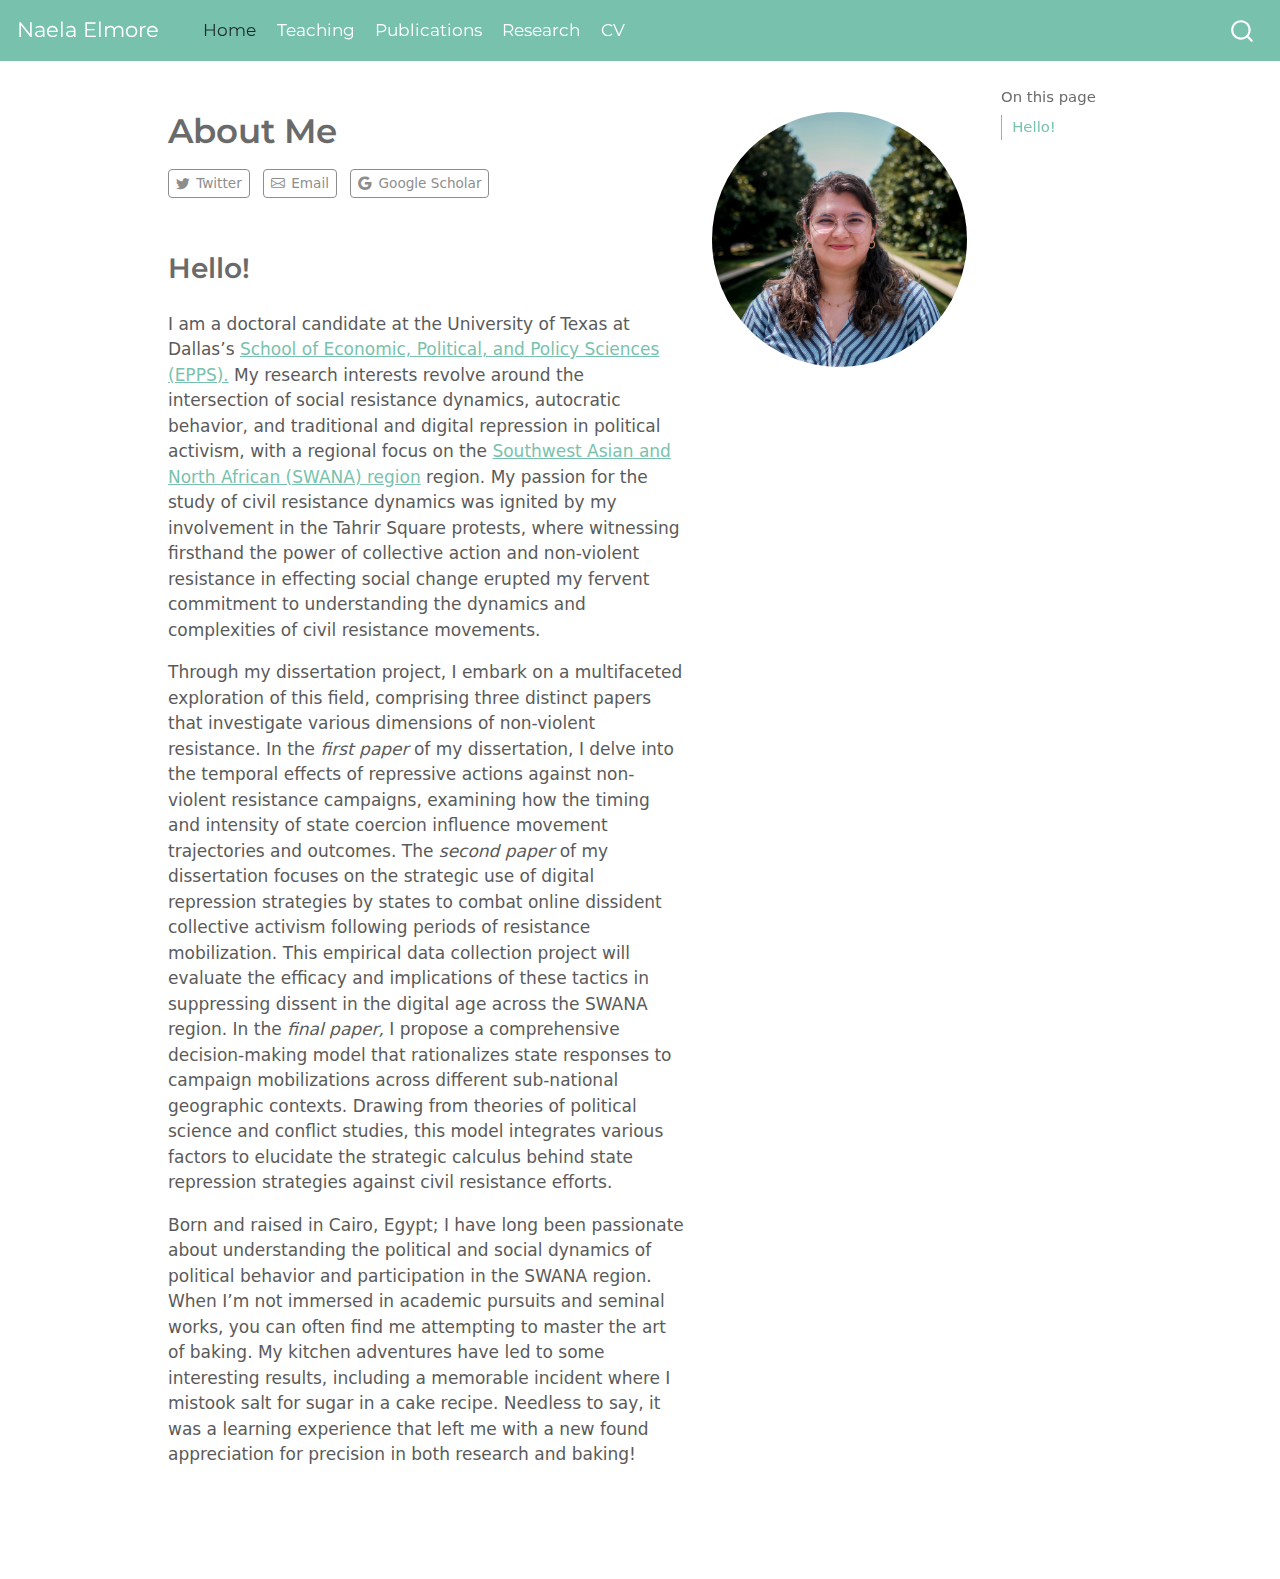
<file: index.html>
<!DOCTYPE html>
<html xmlns="http://www.w3.org/1999/xhtml" lang="en" xml:lang="en"><head>

<meta charset="utf-8">
<meta name="generator" content="quarto-1.3.353">

<meta name="viewport" content="width=device-width, initial-scale=1.0, user-scalable=yes">


<title>Naela Elmore - About Me</title>
<style>
code{white-space: pre-wrap;}
span.smallcaps{font-variant: small-caps;}
div.columns{display: flex; gap: min(4vw, 1.5em);}
div.column{flex: auto; overflow-x: auto;}
div.hanging-indent{margin-left: 1.5em; text-indent: -1.5em;}
ul.task-list{list-style: none;}
ul.task-list li input[type="checkbox"] {
  width: 0.8em;
  margin: 0 0.8em 0.2em -1em; /* quarto-specific, see https://github.com/quarto-dev/quarto-cli/issues/4556 */ 
  vertical-align: middle;
}
</style>


<script src="site_libs/quarto-nav/quarto-nav.js"></script>
<script src="site_libs/quarto-nav/headroom.min.js"></script>
<script src="site_libs/clipboard/clipboard.min.js"></script>
<script src="site_libs/quarto-search/autocomplete.umd.js"></script>
<script src="site_libs/quarto-search/fuse.min.js"></script>
<script src="site_libs/quarto-search/quarto-search.js"></script>
<meta name="quarto:offset" content="./">
<script src="site_libs/quarto-html/quarto.js"></script>
<script src="site_libs/quarto-html/popper.min.js"></script>
<script src="site_libs/quarto-html/tippy.umd.min.js"></script>
<link href="site_libs/quarto-html/tippy.css" rel="stylesheet">
<link href="site_libs/quarto-html/quarto-syntax-highlighting.css" rel="stylesheet" id="quarto-text-highlighting-styles">
<script src="site_libs/bootstrap/bootstrap.min.js"></script>
<link href="site_libs/bootstrap/bootstrap-icons.css" rel="stylesheet">
<link href="site_libs/bootstrap/bootstrap.min.css" rel="stylesheet" id="quarto-bootstrap" data-mode="light">
<script id="quarto-search-options" type="application/json">{
  "location": "navbar",
  "copy-button": false,
  "collapse-after": 3,
  "panel-placement": "end",
  "type": "overlay",
  "limit": 20,
  "language": {
    "search-no-results-text": "No results",
    "search-matching-documents-text": "matching documents",
    "search-copy-link-title": "Copy link to search",
    "search-hide-matches-text": "Hide additional matches",
    "search-more-match-text": "more match in this document",
    "search-more-matches-text": "more matches in this document",
    "search-clear-button-title": "Clear",
    "search-detached-cancel-button-title": "Cancel",
    "search-submit-button-title": "Submit"
  }
}</script>


<link rel="stylesheet" href="styles.css">
</head>

<body class="nav-fixed">

<div id="quarto-search-results"></div>
  <header id="quarto-header" class="headroom fixed-top">
    <nav class="navbar navbar-expand-lg navbar-dark ">
      <div class="navbar-container container-fluid">
      <div class="navbar-brand-container">
    <a class="navbar-brand" href="./index.html">
    <span class="navbar-title">Naela Elmore</span>
    </a>
  </div>
            <div id="quarto-search" class="" title="Search"></div>
          <button class="navbar-toggler" type="button" data-bs-toggle="collapse" data-bs-target="#navbarCollapse" aria-controls="navbarCollapse" aria-expanded="false" aria-label="Toggle navigation" onclick="if (window.quartoToggleHeadroom) { window.quartoToggleHeadroom(); }">
  <span class="navbar-toggler-icon"></span>
</button>
          <div class="collapse navbar-collapse" id="navbarCollapse">
            <ul class="navbar-nav navbar-nav-scroll me-auto">
  <li class="nav-item">
    <a class="nav-link active" href="./index.html" rel="" target="" aria-current="page">
 <span class="menu-text">Home</span></a>
  </li>  
  <li class="nav-item">
    <a class="nav-link" href="./teaching.html" rel="" target="">
 <span class="menu-text">Teaching</span></a>
  </li>  
  <li class="nav-item">
    <a class="nav-link" href="./publications.html" rel="" target="">
 <span class="menu-text">Publications</span></a>
  </li>  
  <li class="nav-item">
    <a class="nav-link" href="./research.html" rel="" target="">
 <span class="menu-text">Research</span></a>
  </li>  
  <li class="nav-item">
    <a class="nav-link" href="./CV.pdf" rel="" target="">
 <span class="menu-text">CV</span></a>
  </li>  
</ul>
            <div class="quarto-navbar-tools ms-auto">
</div>
          </div> <!-- /navcollapse -->
      </div> <!-- /container-fluid -->
    </nav>
</header>
<!-- content -->
<div id="quarto-content" class="quarto-container page-columns page-rows-contents page-layout-article page-navbar">
<!-- sidebar -->
<!-- margin-sidebar -->
    <div id="quarto-margin-sidebar" class="sidebar margin-sidebar">
        <nav id="TOC" role="doc-toc" class="toc-active">
    <h2 id="toc-title">On this page</h2>
  <ul>
  <li><a href="#hello" id="toc-hello" class="nav-link active" data-scroll-target="#hello">Hello!</a></li>
  </ul>
</nav>
    </div>
<!-- main -->
<div class="quarto-about-solana column-body">
  <div class="about-entity">
    <div class="entity-contents">
      <header id="title-block-header" class="quarto-title-block default">
<div class="quarto-title">
<h1 class="title">About Me</h1>
</div>
<div class="quarto-title-meta">
  </div>
</header> <div class="about-links">
  <a href="https://twitter.com/Naelaelmore" class="about-link" rel="" target="">
    <i class="bi bi-twitter"></i>
     <span class="about-link-text">Twitter</span>
  </a>
  <a href="mailto:naela.elmore@utdallas.edu" class="about-link" rel="" target="">
    <i class="bi bi-envelope"></i>
     <span class="about-link-text">Email</span>
  </a>
  <a href="https://scholar.google.com/citations?user=X4_57FcAAAAJ&amp;hl=en" class="about-link" rel="" target="">
    <i class="bi bi-google"></i>
     <span class="about-link-text">Google Scholar</span>
  </a>
</div>
      <div class="about-contents"><main class="content" id="quarto-document-content">

<section id="hello" class="level2">
<h2 data-anchor-id="hello">Hello!</h2>
<p>I am a doctoral candidate at the University of Texas at Dallas’s <a href="https://epps.utdallas.edu/">School of Economic, Political, and Policy Sciences (EPPS).</a> My research interests revolve around the intersection of social resistance dynamics, autocratic behavior, and traditional and digital repression in political activism, with a regional focus on the <a href="https://aapirc.ucsc.edu/swana/what-is-swana.html">Southwest Asian and North African (SWANA) region</a> region. My passion for the study of civil resistance dynamics was ignited by my involvement in the Tahrir Square protests, where witnessing firsthand the power of collective action and non-violent resistance in effecting social change erupted my fervent commitment to understanding the dynamics and complexities of civil resistance movements.</p>
<p>Through my dissertation project, I embark on a multifaceted exploration of this field, comprising three distinct papers that investigate various dimensions of non-violent resistance. In the <em>first paper</em> of my dissertation, I delve into the temporal effects of repressive actions against non-violent resistance campaigns, examining how the timing and intensity of state coercion influence movement trajectories and outcomes. The <em>second paper</em> of my dissertation focuses on the strategic use of digital repression strategies by states to combat online dissident collective activism following periods of resistance mobilization. This empirical data collection project will evaluate the efficacy and implications of these tactics in suppressing dissent in the digital age across the SWANA region. In the <em>final paper,</em> I propose a comprehensive decision-making model that rationalizes state responses to campaign mobilizations across different sub-national geographic contexts. Drawing from theories of political science and conflict studies, this model integrates various factors to elucidate the strategic calculus behind state repression strategies against civil resistance efforts.</p>
<p>Born and raised in Cairo, Egypt; I have long been passionate about understanding the political and social dynamics of political behavior and participation in the SWANA region. When I’m not immersed in academic pursuits and seminal works, you can often find me attempting to master the art of baking. My kitchen adventures have led to some interesting results, including a memorable incident where I mistook salt for sugar in a cake recipe. Needless to say, it was a learning experience that left me with a new found appreciation for precision in both research and baking!</p>


</section>
</main></div>
    </div>
    <img src="profile.jpg" class="about-image
  round " style="height: 15em; width: 15em;">
  </div>
</div>
 <!-- /main -->
<script id="quarto-html-after-body" type="application/javascript">
window.document.addEventListener("DOMContentLoaded", function (event) {
  const toggleBodyColorMode = (bsSheetEl) => {
    const mode = bsSheetEl.getAttribute("data-mode");
    const bodyEl = window.document.querySelector("body");
    if (mode === "dark") {
      bodyEl.classList.add("quarto-dark");
      bodyEl.classList.remove("quarto-light");
    } else {
      bodyEl.classList.add("quarto-light");
      bodyEl.classList.remove("quarto-dark");
    }
  }
  const toggleBodyColorPrimary = () => {
    const bsSheetEl = window.document.querySelector("link#quarto-bootstrap");
    if (bsSheetEl) {
      toggleBodyColorMode(bsSheetEl);
    }
  }
  toggleBodyColorPrimary();  
  const isCodeAnnotation = (el) => {
    for (const clz of el.classList) {
      if (clz.startsWith('code-annotation-')) {                     
        return true;
      }
    }
    return false;
  }
  const clipboard = new window.ClipboardJS('.code-copy-button', {
    text: function(trigger) {
      const codeEl = trigger.previousElementSibling.cloneNode(true);
      for (const childEl of codeEl.children) {
        if (isCodeAnnotation(childEl)) {
          childEl.remove();
        }
      }
      return codeEl.innerText;
    }
  });
  clipboard.on('success', function(e) {
    // button target
    const button = e.trigger;
    // don't keep focus
    button.blur();
    // flash "checked"
    button.classList.add('code-copy-button-checked');
    var currentTitle = button.getAttribute("title");
    button.setAttribute("title", "Copied!");
    let tooltip;
    if (window.bootstrap) {
      button.setAttribute("data-bs-toggle", "tooltip");
      button.setAttribute("data-bs-placement", "left");
      button.setAttribute("data-bs-title", "Copied!");
      tooltip = new bootstrap.Tooltip(button, 
        { trigger: "manual", 
          customClass: "code-copy-button-tooltip",
          offset: [0, -8]});
      tooltip.show();    
    }
    setTimeout(function() {
      if (tooltip) {
        tooltip.hide();
        button.removeAttribute("data-bs-title");
        button.removeAttribute("data-bs-toggle");
        button.removeAttribute("data-bs-placement");
      }
      button.setAttribute("title", currentTitle);
      button.classList.remove('code-copy-button-checked');
    }, 1000);
    // clear code selection
    e.clearSelection();
  });
  function tippyHover(el, contentFn) {
    const config = {
      allowHTML: true,
      content: contentFn,
      maxWidth: 500,
      delay: 100,
      arrow: false,
      appendTo: function(el) {
          return el.parentElement;
      },
      interactive: true,
      interactiveBorder: 10,
      theme: 'quarto',
      placement: 'bottom-start'
    };
    window.tippy(el, config); 
  }
  const noterefs = window.document.querySelectorAll('a[role="doc-noteref"]');
  for (var i=0; i<noterefs.length; i++) {
    const ref = noterefs[i];
    tippyHover(ref, function() {
      // use id or data attribute instead here
      let href = ref.getAttribute('data-footnote-href') || ref.getAttribute('href');
      try { href = new URL(href).hash; } catch {}
      const id = href.replace(/^#\/?/, "");
      const note = window.document.getElementById(id);
      return note.innerHTML;
    });
  }
      let selectedAnnoteEl;
      const selectorForAnnotation = ( cell, annotation) => {
        let cellAttr = 'data-code-cell="' + cell + '"';
        let lineAttr = 'data-code-annotation="' +  annotation + '"';
        const selector = 'span[' + cellAttr + '][' + lineAttr + ']';
        return selector;
      }
      const selectCodeLines = (annoteEl) => {
        const doc = window.document;
        const targetCell = annoteEl.getAttribute("data-target-cell");
        const targetAnnotation = annoteEl.getAttribute("data-target-annotation");
        const annoteSpan = window.document.querySelector(selectorForAnnotation(targetCell, targetAnnotation));
        const lines = annoteSpan.getAttribute("data-code-lines").split(",");
        const lineIds = lines.map((line) => {
          return targetCell + "-" + line;
        })
        let top = null;
        let height = null;
        let parent = null;
        if (lineIds.length > 0) {
            //compute the position of the single el (top and bottom and make a div)
            const el = window.document.getElementById(lineIds[0]);
            top = el.offsetTop;
            height = el.offsetHeight;
            parent = el.parentElement.parentElement;
          if (lineIds.length > 1) {
            const lastEl = window.document.getElementById(lineIds[lineIds.length - 1]);
            const bottom = lastEl.offsetTop + lastEl.offsetHeight;
            height = bottom - top;
          }
          if (top !== null && height !== null && parent !== null) {
            // cook up a div (if necessary) and position it 
            let div = window.document.getElementById("code-annotation-line-highlight");
            if (div === null) {
              div = window.document.createElement("div");
              div.setAttribute("id", "code-annotation-line-highlight");
              div.style.position = 'absolute';
              parent.appendChild(div);
            }
            div.style.top = top - 2 + "px";
            div.style.height = height + 4 + "px";
            let gutterDiv = window.document.getElementById("code-annotation-line-highlight-gutter");
            if (gutterDiv === null) {
              gutterDiv = window.document.createElement("div");
              gutterDiv.setAttribute("id", "code-annotation-line-highlight-gutter");
              gutterDiv.style.position = 'absolute';
              const codeCell = window.document.getElementById(targetCell);
              const gutter = codeCell.querySelector('.code-annotation-gutter');
              gutter.appendChild(gutterDiv);
            }
            gutterDiv.style.top = top - 2 + "px";
            gutterDiv.style.height = height + 4 + "px";
          }
          selectedAnnoteEl = annoteEl;
        }
      };
      const unselectCodeLines = () => {
        const elementsIds = ["code-annotation-line-highlight", "code-annotation-line-highlight-gutter"];
        elementsIds.forEach((elId) => {
          const div = window.document.getElementById(elId);
          if (div) {
            div.remove();
          }
        });
        selectedAnnoteEl = undefined;
      };
      // Attach click handler to the DT
      const annoteDls = window.document.querySelectorAll('dt[data-target-cell]');
      for (const annoteDlNode of annoteDls) {
        annoteDlNode.addEventListener('click', (event) => {
          const clickedEl = event.target;
          if (clickedEl !== selectedAnnoteEl) {
            unselectCodeLines();
            const activeEl = window.document.querySelector('dt[data-target-cell].code-annotation-active');
            if (activeEl) {
              activeEl.classList.remove('code-annotation-active');
            }
            selectCodeLines(clickedEl);
            clickedEl.classList.add('code-annotation-active');
          } else {
            // Unselect the line
            unselectCodeLines();
            clickedEl.classList.remove('code-annotation-active');
          }
        });
      }
  const findCites = (el) => {
    const parentEl = el.parentElement;
    if (parentEl) {
      const cites = parentEl.dataset.cites;
      if (cites) {
        return {
          el,
          cites: cites.split(' ')
        };
      } else {
        return findCites(el.parentElement)
      }
    } else {
      return undefined;
    }
  };
  var bibliorefs = window.document.querySelectorAll('a[role="doc-biblioref"]');
  for (var i=0; i<bibliorefs.length; i++) {
    const ref = bibliorefs[i];
    const citeInfo = findCites(ref);
    if (citeInfo) {
      tippyHover(citeInfo.el, function() {
        var popup = window.document.createElement('div');
        citeInfo.cites.forEach(function(cite) {
          var citeDiv = window.document.createElement('div');
          citeDiv.classList.add('hanging-indent');
          citeDiv.classList.add('csl-entry');
          var biblioDiv = window.document.getElementById('ref-' + cite);
          if (biblioDiv) {
            citeDiv.innerHTML = biblioDiv.innerHTML;
          }
          popup.appendChild(citeDiv);
        });
        return popup.innerHTML;
      });
    }
  }
});
</script>
</div> <!-- /content -->



</body></html>
</file>
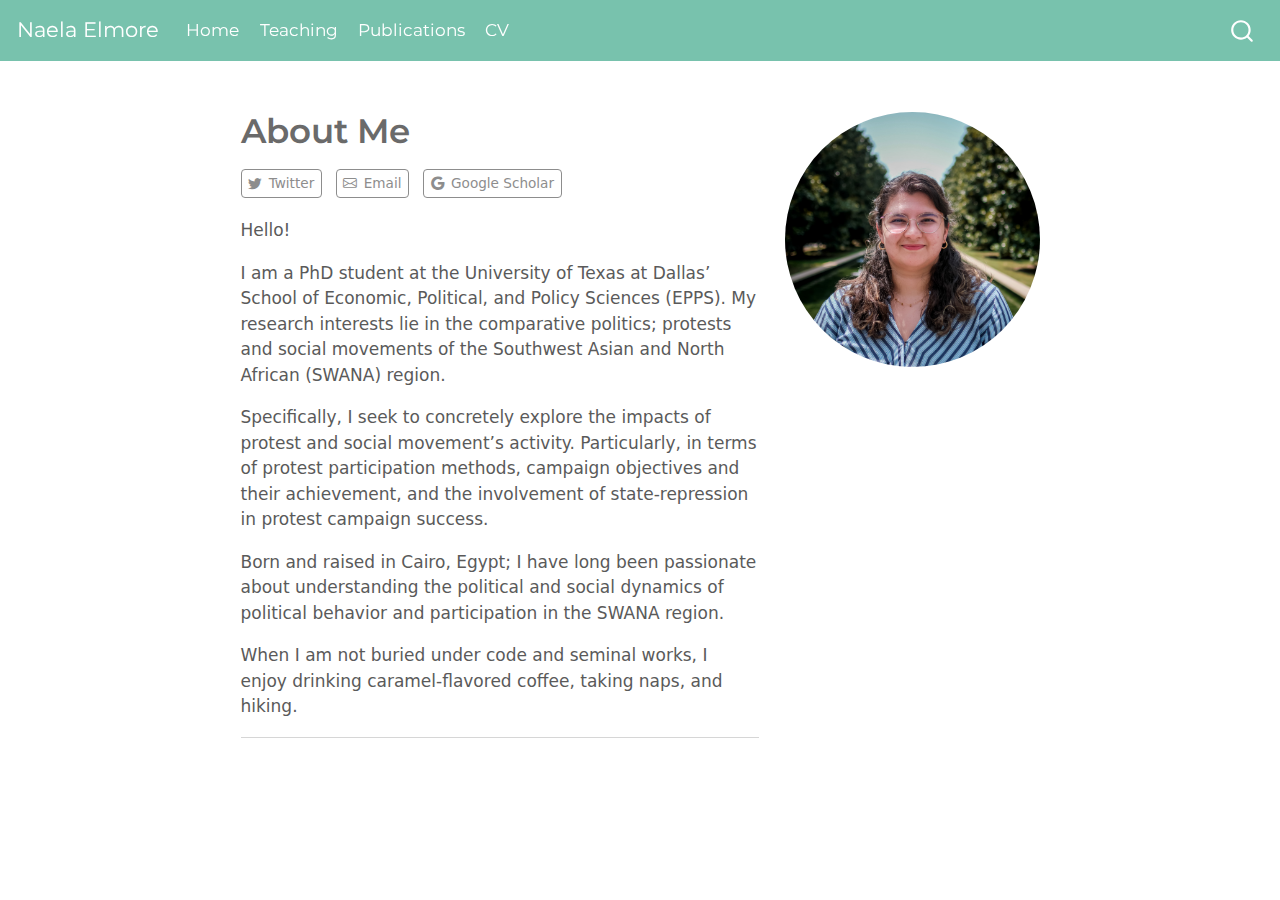
<file: about.html>
<!DOCTYPE html>
<html xmlns="http://www.w3.org/1999/xhtml" lang="en" xml:lang="en"><head>

<meta charset="utf-8">
<meta name="generator" content="quarto-1.0.36">

<meta name="viewport" content="width=device-width, initial-scale=1.0, user-scalable=yes">


<title>Naela Elmore - About Me</title>
<style>
code{white-space: pre-wrap;}
span.smallcaps{font-variant: small-caps;}
span.underline{text-decoration: underline;}
div.column{display: inline-block; vertical-align: top; width: 50%;}
div.hanging-indent{margin-left: 1.5em; text-indent: -1.5em;}
ul.task-list{list-style: none;}
</style>


<script src="site_libs/quarto-nav/quarto-nav.js"></script>
<script src="site_libs/quarto-nav/headroom.min.js"></script>
<script src="site_libs/clipboard/clipboard.min.js"></script>
<script src="site_libs/quarto-search/autocomplete.umd.js"></script>
<script src="site_libs/quarto-search/fuse.min.js"></script>
<script src="site_libs/quarto-search/quarto-search.js"></script>
<meta name="quarto:offset" content="./">
<script src="site_libs/quarto-html/quarto.js"></script>
<script src="site_libs/quarto-html/popper.min.js"></script>
<script src="site_libs/quarto-html/tippy.umd.min.js"></script>
<link href="site_libs/quarto-html/tippy.css" rel="stylesheet">
<link href="site_libs/quarto-html/quarto-syntax-highlighting.css" rel="stylesheet" id="quarto-text-highlighting-styles">
<script src="site_libs/bootstrap/bootstrap.min.js"></script>
<link href="site_libs/bootstrap/bootstrap-icons.css" rel="stylesheet">
<link href="site_libs/bootstrap/bootstrap.min.css" rel="stylesheet" id="quarto-bootstrap" data-mode="light">
<script id="quarto-search-options" type="application/json">{
  "location": "navbar",
  "copy-button": false,
  "collapse-after": 3,
  "panel-placement": "end",
  "type": "overlay",
  "limit": 20,
  "language": {
    "search-no-results-text": "No results",
    "search-matching-documents-text": "matching documents",
    "search-copy-link-title": "Copy link to search",
    "search-hide-matches-text": "Hide additional matches",
    "search-more-match-text": "more match in this document",
    "search-more-matches-text": "more matches in this document",
    "search-clear-button-title": "Clear",
    "search-detached-cancel-button-title": "Cancel",
    "search-submit-button-title": "Submit"
  }
}</script>


<link rel="stylesheet" href="styles.css">
</head>

<body class="nav-fixed fullcontent">

<div id="quarto-search-results"></div>
  <header id="quarto-header" class="headroom fixed-top">
    <nav class="navbar navbar-expand-lg navbar-dark ">
      <div class="navbar-container container-fluid">
      <a class="navbar-brand" href="./index.html">
    <span class="navbar-title">Naela Elmore</span>
  </a>
          <button class="navbar-toggler" type="button" data-bs-toggle="collapse" data-bs-target="#navbarCollapse" aria-controls="navbarCollapse" aria-expanded="false" aria-label="Toggle navigation" onclick="if (window.quartoToggleHeadroom) { window.quartoToggleHeadroom(); }">
  <span class="navbar-toggler-icon"></span>
</button>
          <div class="collapse navbar-collapse" id="navbarCollapse">
            <ul class="navbar-nav navbar-nav-scroll me-auto">
  <li class="nav-item">
    <a class="nav-link" href="./index.html">Home</a>
  </li>  
  <li class="nav-item">
    <a class="nav-link" href="./teaching.html">Teaching</a>
  </li>  
  <li class="nav-item">
    <a class="nav-link" href="./publications.html">Publications</a>
  </li>  
  <li class="nav-item">
    <a class="nav-link" href="./cv.pdf">CV</a>
  </li>  
</ul>
              <div id="quarto-search" class="" title="Search"></div>
          </div> <!-- /navcollapse -->
      </div> <!-- /container-fluid -->
    </nav>
</header>
<!-- content -->
<div id="quarto-content" class="quarto-container page-columns page-rows-contents page-layout-article page-navbar">
<!-- sidebar -->
<!-- margin-sidebar -->
    
<!-- main -->
<div class="quarto-about-solana column-body">
  <div class="about-entity">
    <div class="entity-contents">
      <header id="title-block-header" class="quarto-title-block default">
<div class="quarto-title">
<h1 class="title">About Me</h1>
</div>
<div class="quarto-title-meta">
  </div>
</header> <div class="about-links">
  <a href="https://twitter.com/Naelaelmore" class="about-link">
    <i class="bi bi-twitter"></i>
     <span class="about-link-text">Twitter</span>
  </a>
  <a href="mailto:naela.elmore@utdallas.edu" class="about-link">
    <i class="bi bi-envelope"></i>
     <span class="about-link-text">Email</span>
  </a>
  <a href="https://scholar.google.com/citations?user=X4_57FcAAAAJ&amp;hl=en" class="about-link">
    <i class="bi bi-google"></i>
     <span class="about-link-text">Google Scholar</span>
  </a>
</div>
      <div class="about-contents"><main class="content" id="quarto-document-content">
<p>Hello!</p>
<p>I am a PhD student at the University of Texas at Dallas’ School of Economic, Political, and Policy Sciences (EPPS). My research interests lie in the comparative politics; protests and social movements of the Southwest Asian and North African (SWANA) region.</p>
<p>Specifically, I seek to concretely explore the impacts of protest and social movement’s activity. Particularly, in terms of protest participation methods, campaign objectives and their achievement, and the involvement of state-repression in protest campaign success.</p>
<p>Born and raised in Cairo, Egypt; I have long been passionate about understanding the political and social dynamics of political behavior and participation in the SWANA region.</p>
<p>When I am not buried under code and seminal works, I enjoy drinking caramel-flavored coffee, taking naps, and hiking.</p>
<hr>


</main></div>
    </div>
    <img src="profile.jpg" class="about-image
  round " style="height: 15em; width: 15em;">
  </div>
</div>
 <!-- /main -->
<script id="quarto-html-after-body" type="application/javascript">
window.document.addEventListener("DOMContentLoaded", function (event) {
  const toggleBodyColorMode = (bsSheetEl) => {
    const mode = bsSheetEl.getAttribute("data-mode");
    const bodyEl = window.document.querySelector("body");
    if (mode === "dark") {
      bodyEl.classList.add("quarto-dark");
      bodyEl.classList.remove("quarto-light");
    } else {
      bodyEl.classList.add("quarto-light");
      bodyEl.classList.remove("quarto-dark");
    }
  }
  const toggleBodyColorPrimary = () => {
    const bsSheetEl = window.document.querySelector("link#quarto-bootstrap");
    if (bsSheetEl) {
      toggleBodyColorMode(bsSheetEl);
    }
  }
  toggleBodyColorPrimary();  
  const clipboard = new window.ClipboardJS('.code-copy-button', {
    target: function(trigger) {
      return trigger.previousElementSibling;
    }
  });
  clipboard.on('success', function(e) {
    // button target
    const button = e.trigger;
    // don't keep focus
    button.blur();
    // flash "checked"
    button.classList.add('code-copy-button-checked');
    var currentTitle = button.getAttribute("title");
    button.setAttribute("title", "Copied!");
    setTimeout(function() {
      button.setAttribute("title", currentTitle);
      button.classList.remove('code-copy-button-checked');
    }, 1000);
    // clear code selection
    e.clearSelection();
  });
  function tippyHover(el, contentFn) {
    const config = {
      allowHTML: true,
      content: contentFn,
      maxWidth: 500,
      delay: 100,
      arrow: false,
      appendTo: function(el) {
          return el.parentElement;
      },
      interactive: true,
      interactiveBorder: 10,
      theme: 'quarto',
      placement: 'bottom-start'
    };
    window.tippy(el, config); 
  }
  const noterefs = window.document.querySelectorAll('a[role="doc-noteref"]');
  for (var i=0; i<noterefs.length; i++) {
    const ref = noterefs[i];
    tippyHover(ref, function() {
      let href = ref.getAttribute('href');
      try { href = new URL(href).hash; } catch {}
      const id = href.replace(/^#\/?/, "");
      const note = window.document.getElementById(id);
      return note.innerHTML;
    });
  }
  var bibliorefs = window.document.querySelectorAll('a[role="doc-biblioref"]');
  for (var i=0; i<bibliorefs.length; i++) {
    const ref = bibliorefs[i];
    const cites = ref.parentNode.getAttribute('data-cites').split(' ');
    tippyHover(ref, function() {
      var popup = window.document.createElement('div');
      cites.forEach(function(cite) {
        var citeDiv = window.document.createElement('div');
        citeDiv.classList.add('hanging-indent');
        citeDiv.classList.add('csl-entry');
        var biblioDiv = window.document.getElementById('ref-' + cite);
        if (biblioDiv) {
          citeDiv.innerHTML = biblioDiv.innerHTML;
        }
        popup.appendChild(citeDiv);
      });
      return popup.innerHTML;
    });
  }
});
</script>
</div> <!-- /content -->



</body></html>
</file>
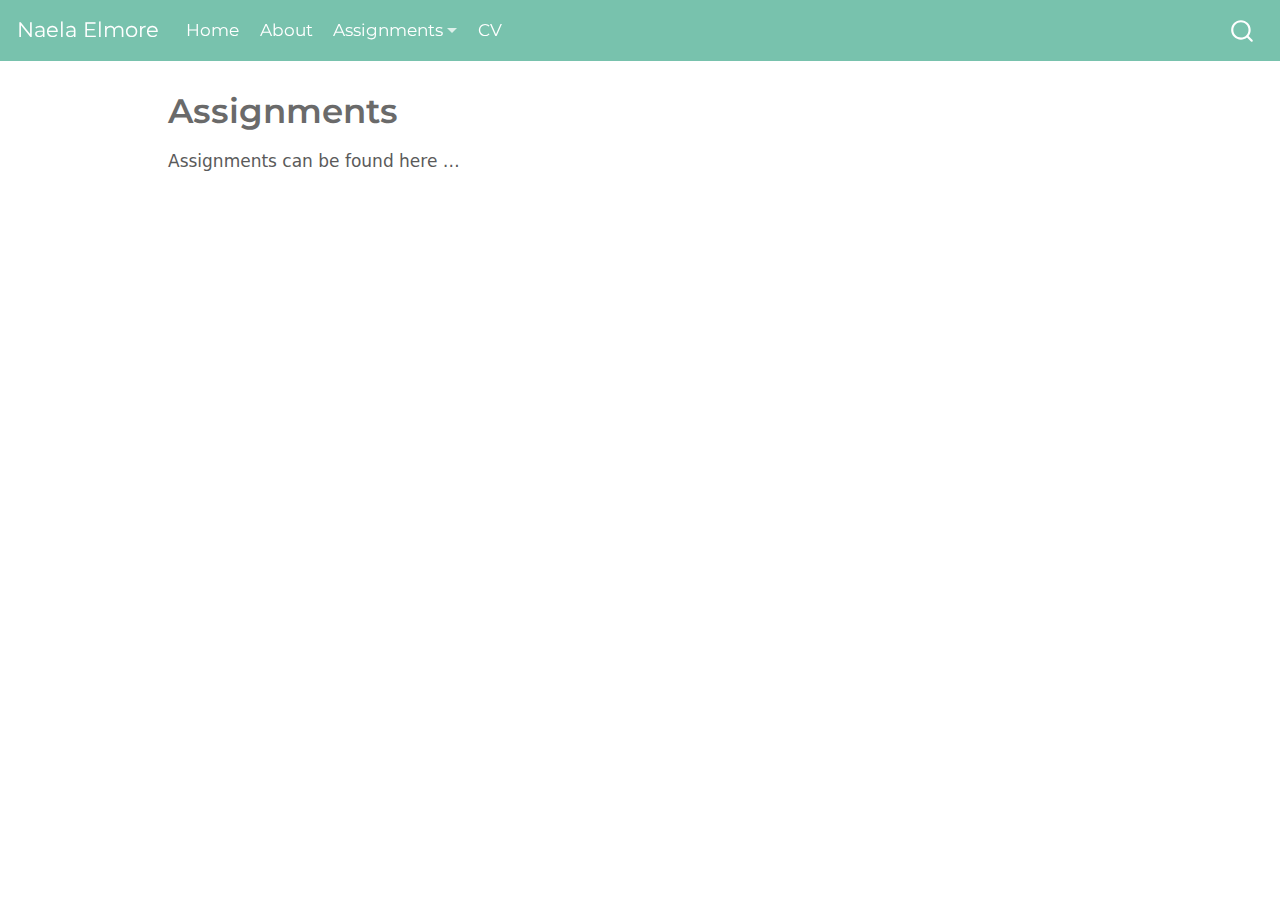
<file: assignments.html>
<!DOCTYPE html>
<html xmlns="http://www.w3.org/1999/xhtml" lang="en" xml:lang="en"><head>

<meta charset="utf-8">
<meta name="generator" content="quarto-1.0.36">

<meta name="viewport" content="width=device-width, initial-scale=1.0, user-scalable=yes">


<title>Naela Elmore - Assignments</title>
<style>
code{white-space: pre-wrap;}
span.smallcaps{font-variant: small-caps;}
span.underline{text-decoration: underline;}
div.column{display: inline-block; vertical-align: top; width: 50%;}
div.hanging-indent{margin-left: 1.5em; text-indent: -1.5em;}
ul.task-list{list-style: none;}
</style>


<script src="site_libs/quarto-nav/quarto-nav.js"></script>
<script src="site_libs/quarto-nav/headroom.min.js"></script>
<script src="site_libs/clipboard/clipboard.min.js"></script>
<script src="site_libs/quarto-search/autocomplete.umd.js"></script>
<script src="site_libs/quarto-search/fuse.min.js"></script>
<script src="site_libs/quarto-search/quarto-search.js"></script>
<meta name="quarto:offset" content="./">
<script src="site_libs/quarto-html/quarto.js"></script>
<script src="site_libs/quarto-html/popper.min.js"></script>
<script src="site_libs/quarto-html/tippy.umd.min.js"></script>
<script src="site_libs/quarto-html/anchor.min.js"></script>
<link href="site_libs/quarto-html/tippy.css" rel="stylesheet">
<link href="site_libs/quarto-html/quarto-syntax-highlighting.css" rel="stylesheet" id="quarto-text-highlighting-styles">
<script src="site_libs/bootstrap/bootstrap.min.js"></script>
<link href="site_libs/bootstrap/bootstrap-icons.css" rel="stylesheet">
<link href="site_libs/bootstrap/bootstrap.min.css" rel="stylesheet" id="quarto-bootstrap" data-mode="light">
<script id="quarto-search-options" type="application/json">{
  "location": "navbar",
  "copy-button": false,
  "collapse-after": 3,
  "panel-placement": "end",
  "type": "overlay",
  "limit": 20,
  "language": {
    "search-no-results-text": "No results",
    "search-matching-documents-text": "matching documents",
    "search-copy-link-title": "Copy link to search",
    "search-hide-matches-text": "Hide additional matches",
    "search-more-match-text": "more match in this document",
    "search-more-matches-text": "more matches in this document",
    "search-clear-button-title": "Clear",
    "search-detached-cancel-button-title": "Cancel",
    "search-submit-button-title": "Submit"
  }
}</script>


<link rel="stylesheet" href="styles.css">
</head>

<body class="nav-fixed">

<div id="quarto-search-results"></div>
  <header id="quarto-header" class="headroom fixed-top">
    <nav class="navbar navbar-expand-lg navbar-dark ">
      <div class="navbar-container container-fluid">
      <a class="navbar-brand" href="./index.html">
    <span class="navbar-title">Naela Elmore</span>
  </a>
          <button class="navbar-toggler" type="button" data-bs-toggle="collapse" data-bs-target="#navbarCollapse" aria-controls="navbarCollapse" aria-expanded="false" aria-label="Toggle navigation" onclick="if (window.quartoToggleHeadroom) { window.quartoToggleHeadroom(); }">
  <span class="navbar-toggler-icon"></span>
</button>
          <div class="collapse navbar-collapse" id="navbarCollapse">
            <ul class="navbar-nav navbar-nav-scroll me-auto">
  <li class="nav-item">
    <a class="nav-link" href="./index.html">Home</a>
  </li>  
  <li class="nav-item">
    <a class="nav-link" href="./about.html">About</a>
  </li>  
  <li class="nav-item dropdown ">
    <a class="nav-link dropdown-toggle" href="#" id="nav-menu-assignments" role="button" data-bs-toggle="dropdown" aria-expanded="false">Assignments</a>
    <ul class="dropdown-menu" aria-labelledby="nav-menu-assignments">    
        <li>
    <a class="dropdown-item" href="./assignment1.html">
 <span class="dropdown-text">Assignment 1</span></a>
  </li>  
        <li>
    <a class="dropdown-item" href="./assignment2.html">
 <span class="dropdown-text">Assignment 2</span></a>
  </li>  
    </ul>
  </li>
  <li class="nav-item">
    <a class="nav-link" href="./cv.pdf">CV</a>
  </li>  
</ul>
              <div id="quarto-search" class="" title="Search"></div>
          </div> <!-- /navcollapse -->
      </div> <!-- /container-fluid -->
    </nav>
</header>
<!-- content -->
<div id="quarto-content" class="quarto-container page-columns page-rows-contents page-layout-article page-navbar">
<!-- sidebar -->
<!-- margin-sidebar -->
    <div id="quarto-margin-sidebar" class="sidebar margin-sidebar">
        
    </div>
<!-- main -->
<main class="content" id="quarto-document-content">

<header id="title-block-header" class="quarto-title-block default">
<div class="quarto-title">
<h1 class="title">Assignments</h1>
</div>



<div class="quarto-title-meta">

    
    
  </div>
  

</header>

<p>Assignments can be found here …</p>



</main> <!-- /main -->
<script id="quarto-html-after-body" type="application/javascript">
window.document.addEventListener("DOMContentLoaded", function (event) {
  const toggleBodyColorMode = (bsSheetEl) => {
    const mode = bsSheetEl.getAttribute("data-mode");
    const bodyEl = window.document.querySelector("body");
    if (mode === "dark") {
      bodyEl.classList.add("quarto-dark");
      bodyEl.classList.remove("quarto-light");
    } else {
      bodyEl.classList.add("quarto-light");
      bodyEl.classList.remove("quarto-dark");
    }
  }
  const toggleBodyColorPrimary = () => {
    const bsSheetEl = window.document.querySelector("link#quarto-bootstrap");
    if (bsSheetEl) {
      toggleBodyColorMode(bsSheetEl);
    }
  }
  toggleBodyColorPrimary();  
  const icon = "";
  const anchorJS = new window.AnchorJS();
  anchorJS.options = {
    placement: 'right',
    icon: icon
  };
  anchorJS.add('.anchored');
  const clipboard = new window.ClipboardJS('.code-copy-button', {
    target: function(trigger) {
      return trigger.previousElementSibling;
    }
  });
  clipboard.on('success', function(e) {
    // button target
    const button = e.trigger;
    // don't keep focus
    button.blur();
    // flash "checked"
    button.classList.add('code-copy-button-checked');
    var currentTitle = button.getAttribute("title");
    button.setAttribute("title", "Copied!");
    setTimeout(function() {
      button.setAttribute("title", currentTitle);
      button.classList.remove('code-copy-button-checked');
    }, 1000);
    // clear code selection
    e.clearSelection();
  });
  function tippyHover(el, contentFn) {
    const config = {
      allowHTML: true,
      content: contentFn,
      maxWidth: 500,
      delay: 100,
      arrow: false,
      appendTo: function(el) {
          return el.parentElement;
      },
      interactive: true,
      interactiveBorder: 10,
      theme: 'quarto',
      placement: 'bottom-start'
    };
    window.tippy(el, config); 
  }
  const noterefs = window.document.querySelectorAll('a[role="doc-noteref"]');
  for (var i=0; i<noterefs.length; i++) {
    const ref = noterefs[i];
    tippyHover(ref, function() {
      let href = ref.getAttribute('href');
      try { href = new URL(href).hash; } catch {}
      const id = href.replace(/^#\/?/, "");
      const note = window.document.getElementById(id);
      return note.innerHTML;
    });
  }
  var bibliorefs = window.document.querySelectorAll('a[role="doc-biblioref"]');
  for (var i=0; i<bibliorefs.length; i++) {
    const ref = bibliorefs[i];
    const cites = ref.parentNode.getAttribute('data-cites').split(' ');
    tippyHover(ref, function() {
      var popup = window.document.createElement('div');
      cites.forEach(function(cite) {
        var citeDiv = window.document.createElement('div');
        citeDiv.classList.add('hanging-indent');
        citeDiv.classList.add('csl-entry');
        var biblioDiv = window.document.getElementById('ref-' + cite);
        if (biblioDiv) {
          citeDiv.innerHTML = biblioDiv.innerHTML;
        }
        popup.appendChild(citeDiv);
      });
      return popup.innerHTML;
    });
  }
});
</script>
</div> <!-- /content -->



</body></html>
</file>
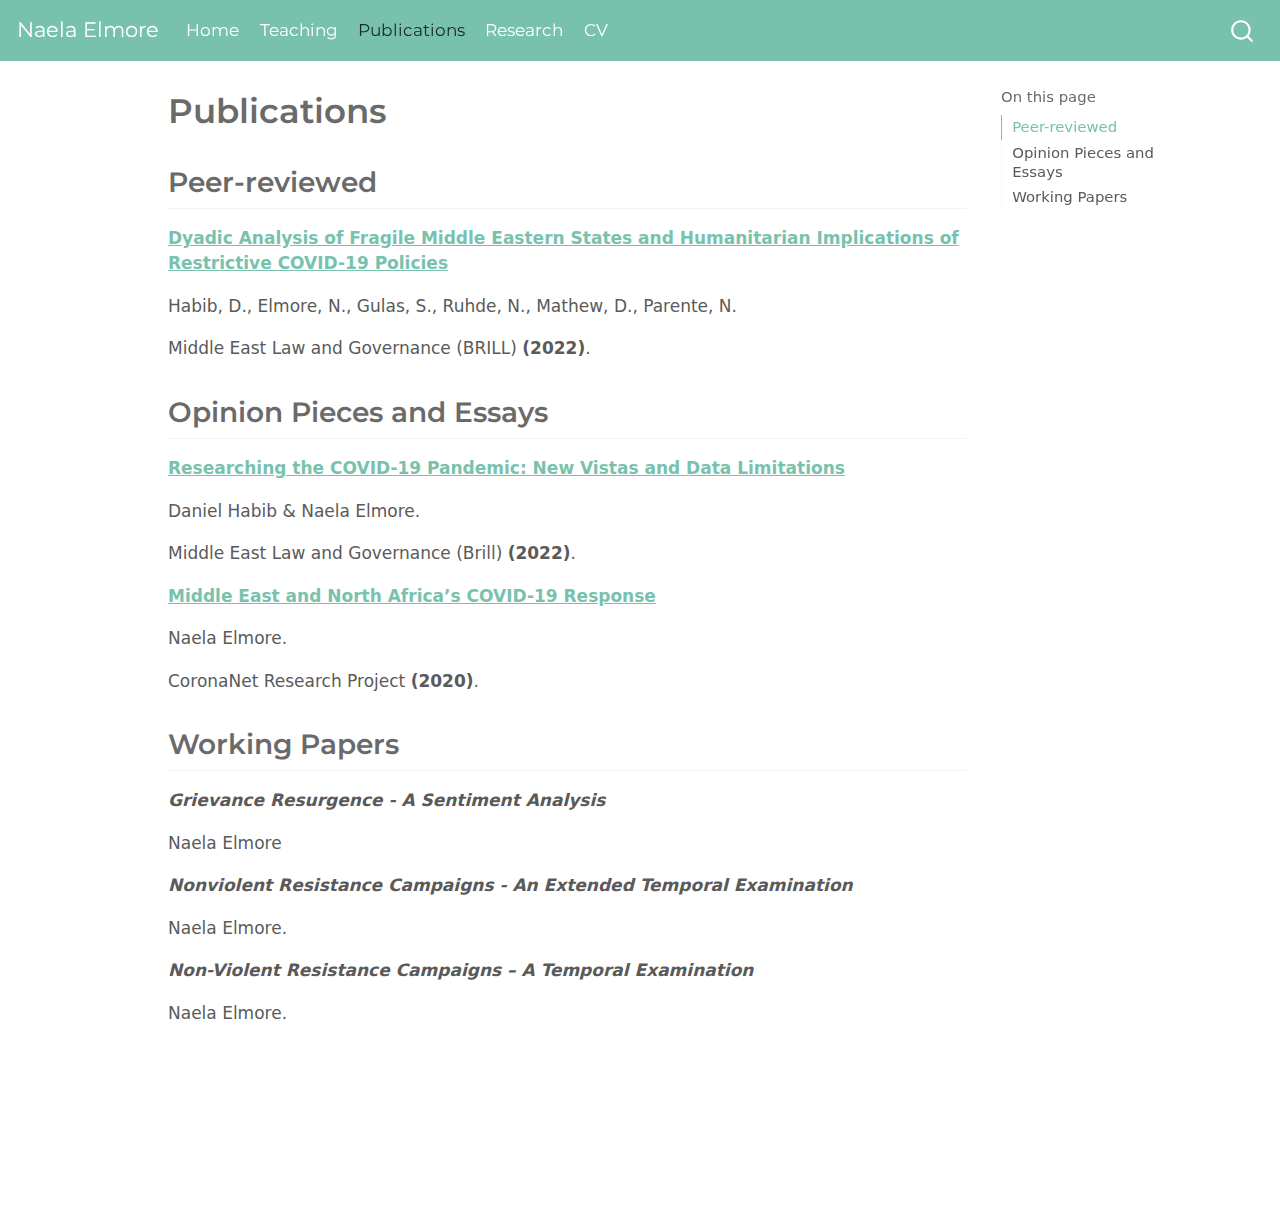
<file: publications.html>
<!DOCTYPE html>
<html xmlns="http://www.w3.org/1999/xhtml" lang="en" xml:lang="en"><head>

<meta charset="utf-8">
<meta name="generator" content="quarto-1.0.36">

<meta name="viewport" content="width=device-width, initial-scale=1.0, user-scalable=yes">


<title>Naela Elmore - Publications</title>
<style>
code{white-space: pre-wrap;}
span.smallcaps{font-variant: small-caps;}
span.underline{text-decoration: underline;}
div.column{display: inline-block; vertical-align: top; width: 50%;}
div.hanging-indent{margin-left: 1.5em; text-indent: -1.5em;}
ul.task-list{list-style: none;}
</style>


<script src="site_libs/quarto-nav/quarto-nav.js"></script>
<script src="site_libs/quarto-nav/headroom.min.js"></script>
<script src="site_libs/clipboard/clipboard.min.js"></script>
<script src="site_libs/quarto-search/autocomplete.umd.js"></script>
<script src="site_libs/quarto-search/fuse.min.js"></script>
<script src="site_libs/quarto-search/quarto-search.js"></script>
<meta name="quarto:offset" content="./">
<script src="site_libs/quarto-html/quarto.js"></script>
<script src="site_libs/quarto-html/popper.min.js"></script>
<script src="site_libs/quarto-html/tippy.umd.min.js"></script>
<script src="site_libs/quarto-html/anchor.min.js"></script>
<link href="site_libs/quarto-html/tippy.css" rel="stylesheet">
<link href="site_libs/quarto-html/quarto-syntax-highlighting.css" rel="stylesheet" id="quarto-text-highlighting-styles">
<script src="site_libs/bootstrap/bootstrap.min.js"></script>
<link href="site_libs/bootstrap/bootstrap-icons.css" rel="stylesheet">
<link href="site_libs/bootstrap/bootstrap.min.css" rel="stylesheet" id="quarto-bootstrap" data-mode="light">
<script id="quarto-search-options" type="application/json">{
  "location": "navbar",
  "copy-button": false,
  "collapse-after": 3,
  "panel-placement": "end",
  "type": "overlay",
  "limit": 20,
  "language": {
    "search-no-results-text": "No results",
    "search-matching-documents-text": "matching documents",
    "search-copy-link-title": "Copy link to search",
    "search-hide-matches-text": "Hide additional matches",
    "search-more-match-text": "more match in this document",
    "search-more-matches-text": "more matches in this document",
    "search-clear-button-title": "Clear",
    "search-detached-cancel-button-title": "Cancel",
    "search-submit-button-title": "Submit"
  }
}</script>


<link rel="stylesheet" href="styles.css">
</head>

<body class="nav-fixed">

<div id="quarto-search-results"></div>
  <header id="quarto-header" class="headroom fixed-top">
    <nav class="navbar navbar-expand-lg navbar-dark ">
      <div class="navbar-container container-fluid">
      <a class="navbar-brand" href="./index.html">
    <span class="navbar-title">Naela Elmore</span>
  </a>
          <button class="navbar-toggler" type="button" data-bs-toggle="collapse" data-bs-target="#navbarCollapse" aria-controls="navbarCollapse" aria-expanded="false" aria-label="Toggle navigation" onclick="if (window.quartoToggleHeadroom) { window.quartoToggleHeadroom(); }">
  <span class="navbar-toggler-icon"></span>
</button>
          <div class="collapse navbar-collapse" id="navbarCollapse">
            <ul class="navbar-nav navbar-nav-scroll me-auto">
  <li class="nav-item">
    <a class="nav-link" href="./index.html">Home</a>
  </li>  
  <li class="nav-item">
    <a class="nav-link" href="./teaching.html">Teaching</a>
  </li>  
  <li class="nav-item">
    <a class="nav-link active" href="./publications.html" aria-current="page">Publications</a>
  </li>  
  <li class="nav-item">
    <a class="nav-link" href="./research.html">Research</a>
  </li>  
  <li class="nav-item">
    <a class="nav-link" href="./CV.pdf">CV</a>
  </li>  
</ul>
              <div id="quarto-search" class="" title="Search"></div>
          </div> <!-- /navcollapse -->
      </div> <!-- /container-fluid -->
    </nav>
</header>
<!-- content -->
<div id="quarto-content" class="quarto-container page-columns page-rows-contents page-layout-article page-navbar">
<!-- sidebar -->
<!-- margin-sidebar -->
    <div id="quarto-margin-sidebar" class="sidebar margin-sidebar">
        <nav id="TOC" role="doc-toc">
    <h2 id="toc-title">On this page</h2>
   
  <ul>
  <li><a href="#peer-reviewed" id="toc-peer-reviewed" class="nav-link active" data-scroll-target="#peer-reviewed">Peer-reviewed</a></li>
  <li><a href="#opinion-pieces-and-essays" id="toc-opinion-pieces-and-essays" class="nav-link" data-scroll-target="#opinion-pieces-and-essays">Opinion Pieces and Essays</a></li>
  <li><a href="#working-papers" id="toc-working-papers" class="nav-link" data-scroll-target="#working-papers">Working Papers</a></li>
  </ul>
</nav>
    </div>
<!-- main -->
<main class="content" id="quarto-document-content">

<header id="title-block-header" class="quarto-title-block default">
<div class="quarto-title">
<h1 class="title">Publications</h1>
</div>



<div class="quarto-title-meta">

    
    
  </div>
  

</header>

<section id="peer-reviewed" class="level2">
<h2 class="anchored" data-anchor-id="peer-reviewed">Peer-reviewed</h2>
<p><a href="https://doi.org/10.1163/18763375-14010008"><strong>Dyadic Analysis of Fragile Middle Eastern States and Humanitarian Implications of Restrictive COVID-19 Policies</strong></a></p>
<p>Habib, D., Elmore, N., Gulas, S., Ruhde, N., Mathew, D., Parente, N.</p>
<p>Middle East Law and Governance (BRILL) <strong>(2022)</strong>.</p>
</section>
<section id="opinion-pieces-and-essays" class="level2">
<h2 class="anchored" data-anchor-id="opinion-pieces-and-essays">Opinion Pieces and Essays</h2>
<p><a href="https://blog.brill.com/view/post/guest-post/podcast/researching-the-covid-19-pandemic.xml"><strong>Researching the COVID-19 Pandemic: New Vistas and Data Limitations</strong></a></p>
<p>Daniel Habib &amp; Naela Elmore.</p>
<p>Middle East Law and Governance (Brill) <strong>(2022)</strong>.</p>
<p><a href="https://www.coronanet-project.org/data/reports/finished/20200620_MENA.html"><strong>Middle East and North Africa’s COVID-19 Response</strong></a></p>
<p>Naela Elmore.</p>
<p>CoronaNet Research Project <strong>(2020)</strong>.</p>
</section>
<section id="working-papers" class="level2">
<h2 class="anchored" data-anchor-id="working-papers">Working Papers</h2>
<p><strong><em>Grievance Resurgence - A Sentiment Analysis</em></strong></p>
<p>Naela Elmore</p>
<p><strong><em>Nonviolent Resistance Campaigns - An Extended Temporal Examination</em></strong></p>
<p>Naela Elmore.</p>
<p><strong><em>Non-Violent Resistance Campaigns – A Temporal Examination</em></strong></p>
<p>Naela Elmore.</p>
<p><br>
</p>
<p><br>
</p>


</section>

</main> <!-- /main -->
<script id="quarto-html-after-body" type="application/javascript">
window.document.addEventListener("DOMContentLoaded", function (event) {
  const toggleBodyColorMode = (bsSheetEl) => {
    const mode = bsSheetEl.getAttribute("data-mode");
    const bodyEl = window.document.querySelector("body");
    if (mode === "dark") {
      bodyEl.classList.add("quarto-dark");
      bodyEl.classList.remove("quarto-light");
    } else {
      bodyEl.classList.add("quarto-light");
      bodyEl.classList.remove("quarto-dark");
    }
  }
  const toggleBodyColorPrimary = () => {
    const bsSheetEl = window.document.querySelector("link#quarto-bootstrap");
    if (bsSheetEl) {
      toggleBodyColorMode(bsSheetEl);
    }
  }
  toggleBodyColorPrimary();  
  const icon = "";
  const anchorJS = new window.AnchorJS();
  anchorJS.options = {
    placement: 'right',
    icon: icon
  };
  anchorJS.add('.anchored');
  const clipboard = new window.ClipboardJS('.code-copy-button', {
    target: function(trigger) {
      return trigger.previousElementSibling;
    }
  });
  clipboard.on('success', function(e) {
    // button target
    const button = e.trigger;
    // don't keep focus
    button.blur();
    // flash "checked"
    button.classList.add('code-copy-button-checked');
    var currentTitle = button.getAttribute("title");
    button.setAttribute("title", "Copied!");
    setTimeout(function() {
      button.setAttribute("title", currentTitle);
      button.classList.remove('code-copy-button-checked');
    }, 1000);
    // clear code selection
    e.clearSelection();
  });
  function tippyHover(el, contentFn) {
    const config = {
      allowHTML: true,
      content: contentFn,
      maxWidth: 500,
      delay: 100,
      arrow: false,
      appendTo: function(el) {
          return el.parentElement;
      },
      interactive: true,
      interactiveBorder: 10,
      theme: 'quarto',
      placement: 'bottom-start'
    };
    window.tippy(el, config); 
  }
  const noterefs = window.document.querySelectorAll('a[role="doc-noteref"]');
  for (var i=0; i<noterefs.length; i++) {
    const ref = noterefs[i];
    tippyHover(ref, function() {
      let href = ref.getAttribute('href');
      try { href = new URL(href).hash; } catch {}
      const id = href.replace(/^#\/?/, "");
      const note = window.document.getElementById(id);
      return note.innerHTML;
    });
  }
  var bibliorefs = window.document.querySelectorAll('a[role="doc-biblioref"]');
  for (var i=0; i<bibliorefs.length; i++) {
    const ref = bibliorefs[i];
    const cites = ref.parentNode.getAttribute('data-cites').split(' ');
    tippyHover(ref, function() {
      var popup = window.document.createElement('div');
      cites.forEach(function(cite) {
        var citeDiv = window.document.createElement('div');
        citeDiv.classList.add('hanging-indent');
        citeDiv.classList.add('csl-entry');
        var biblioDiv = window.document.getElementById('ref-' + cite);
        if (biblioDiv) {
          citeDiv.innerHTML = biblioDiv.innerHTML;
        }
        popup.appendChild(citeDiv);
      });
      return popup.innerHTML;
    });
  }
});
</script>
</div> <!-- /content -->



</body></html>
</file>
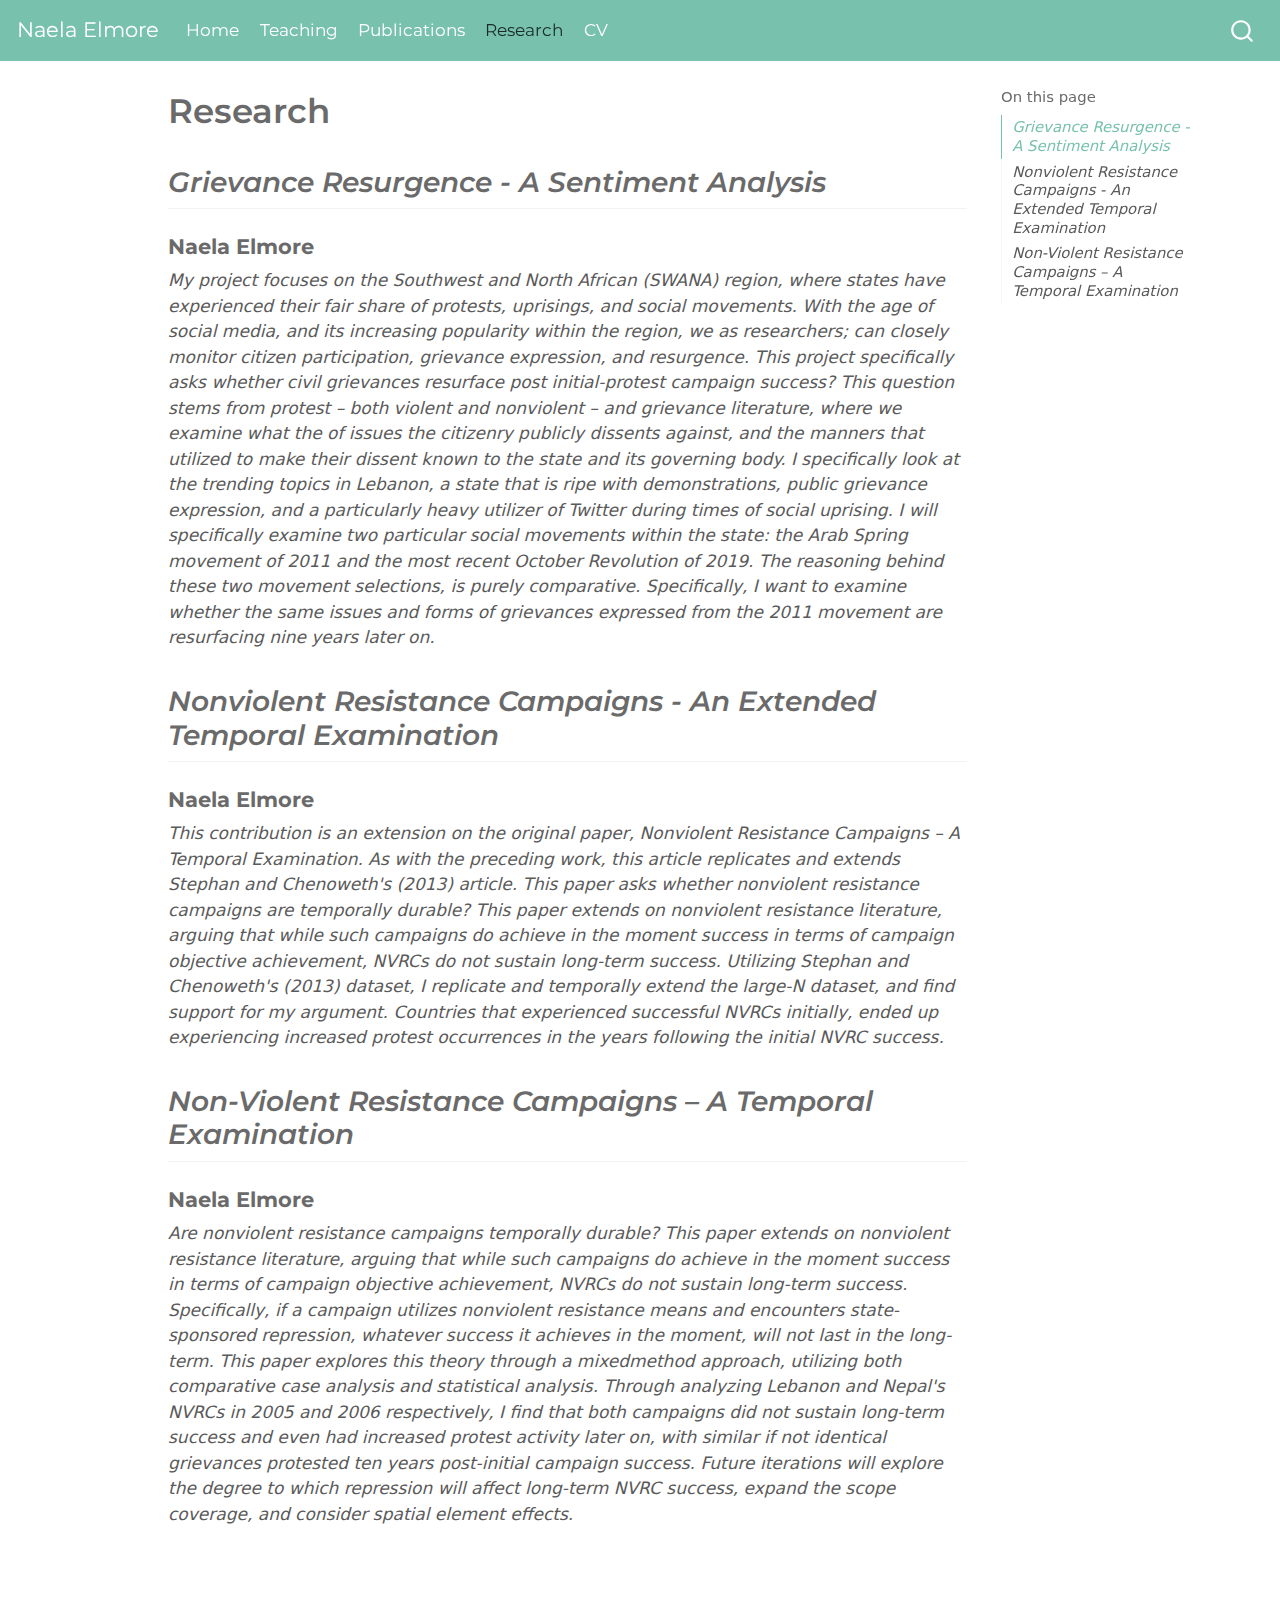
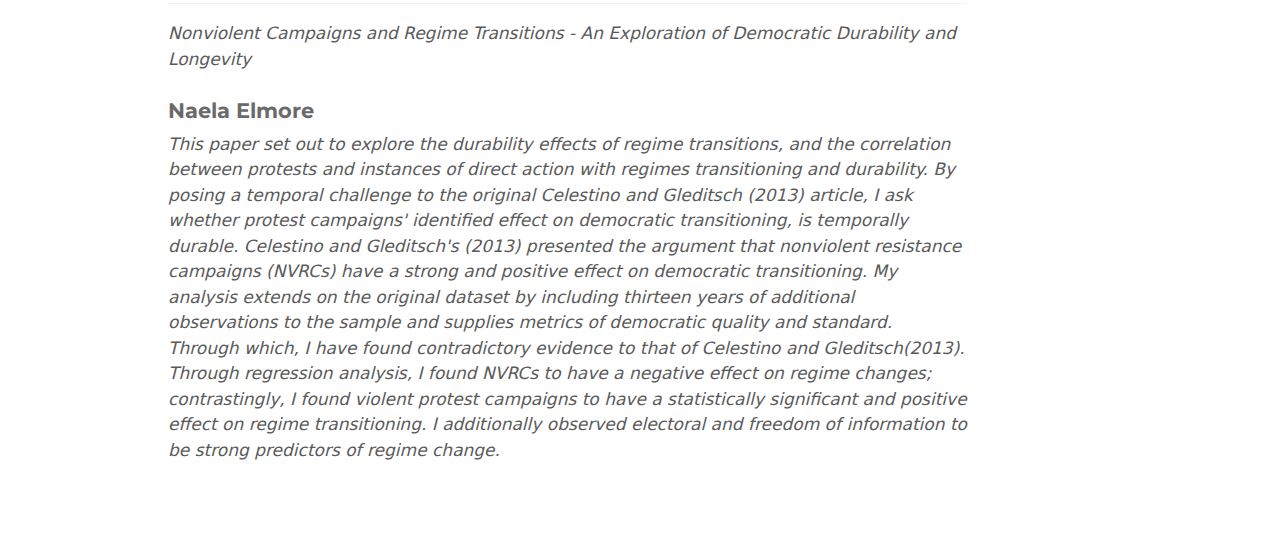
<file: research.html>
<!DOCTYPE html>
<html xmlns="http://www.w3.org/1999/xhtml" lang="en" xml:lang="en"><head>

<meta charset="utf-8">
<meta name="generator" content="quarto-1.0.36">

<meta name="viewport" content="width=device-width, initial-scale=1.0, user-scalable=yes">


<title>Naela Elmore - Research</title>
<style>
code{white-space: pre-wrap;}
span.smallcaps{font-variant: small-caps;}
span.underline{text-decoration: underline;}
div.column{display: inline-block; vertical-align: top; width: 50%;}
div.hanging-indent{margin-left: 1.5em; text-indent: -1.5em;}
ul.task-list{list-style: none;}
</style>


<script src="site_libs/quarto-nav/quarto-nav.js"></script>
<script src="site_libs/quarto-nav/headroom.min.js"></script>
<script src="site_libs/clipboard/clipboard.min.js"></script>
<script src="site_libs/quarto-search/autocomplete.umd.js"></script>
<script src="site_libs/quarto-search/fuse.min.js"></script>
<script src="site_libs/quarto-search/quarto-search.js"></script>
<meta name="quarto:offset" content="./">
<script src="site_libs/quarto-html/quarto.js"></script>
<script src="site_libs/quarto-html/popper.min.js"></script>
<script src="site_libs/quarto-html/tippy.umd.min.js"></script>
<script src="site_libs/quarto-html/anchor.min.js"></script>
<link href="site_libs/quarto-html/tippy.css" rel="stylesheet">
<link href="site_libs/quarto-html/quarto-syntax-highlighting.css" rel="stylesheet" id="quarto-text-highlighting-styles">
<script src="site_libs/bootstrap/bootstrap.min.js"></script>
<link href="site_libs/bootstrap/bootstrap-icons.css" rel="stylesheet">
<link href="site_libs/bootstrap/bootstrap.min.css" rel="stylesheet" id="quarto-bootstrap" data-mode="light">
<script id="quarto-search-options" type="application/json">{
  "location": "navbar",
  "copy-button": false,
  "collapse-after": 3,
  "panel-placement": "end",
  "type": "overlay",
  "limit": 20,
  "language": {
    "search-no-results-text": "No results",
    "search-matching-documents-text": "matching documents",
    "search-copy-link-title": "Copy link to search",
    "search-hide-matches-text": "Hide additional matches",
    "search-more-match-text": "more match in this document",
    "search-more-matches-text": "more matches in this document",
    "search-clear-button-title": "Clear",
    "search-detached-cancel-button-title": "Cancel",
    "search-submit-button-title": "Submit"
  }
}</script>


<link rel="stylesheet" href="styles.css">
</head>

<body class="nav-fixed">

<div id="quarto-search-results"></div>
  <header id="quarto-header" class="headroom fixed-top">
    <nav class="navbar navbar-expand-lg navbar-dark ">
      <div class="navbar-container container-fluid">
      <a class="navbar-brand" href="./index.html">
    <span class="navbar-title">Naela Elmore</span>
  </a>
          <button class="navbar-toggler" type="button" data-bs-toggle="collapse" data-bs-target="#navbarCollapse" aria-controls="navbarCollapse" aria-expanded="false" aria-label="Toggle navigation" onclick="if (window.quartoToggleHeadroom) { window.quartoToggleHeadroom(); }">
  <span class="navbar-toggler-icon"></span>
</button>
          <div class="collapse navbar-collapse" id="navbarCollapse">
            <ul class="navbar-nav navbar-nav-scroll me-auto">
  <li class="nav-item">
    <a class="nav-link" href="./index.html">Home</a>
  </li>  
  <li class="nav-item">
    <a class="nav-link" href="./teaching.html">Teaching</a>
  </li>  
  <li class="nav-item">
    <a class="nav-link" href="./publications.html">Publications</a>
  </li>  
  <li class="nav-item">
    <a class="nav-link active" href="./research.html" aria-current="page">Research</a>
  </li>  
  <li class="nav-item">
    <a class="nav-link" href="./CV.pdf">CV</a>
  </li>  
</ul>
              <div id="quarto-search" class="" title="Search"></div>
          </div> <!-- /navcollapse -->
      </div> <!-- /container-fluid -->
    </nav>
</header>
<!-- content -->
<div id="quarto-content" class="quarto-container page-columns page-rows-contents page-layout-article page-navbar">
<!-- sidebar -->
<!-- margin-sidebar -->
    <div id="quarto-margin-sidebar" class="sidebar margin-sidebar">
        <nav id="TOC" role="doc-toc">
    <h2 id="toc-title">On this page</h2>
   
  <ul>
  <li><a href="#grievance-resurgence---a-sentiment-analysis" id="toc-grievance-resurgence---a-sentiment-analysis" class="nav-link active" data-scroll-target="#grievance-resurgence---a-sentiment-analysis"><em>Grievance Resurgence - A Sentiment Analysis</em></a></li>
  <li><a href="#nonviolent-resistance-campaigns---an-extended-temporal-examination" id="toc-nonviolent-resistance-campaigns---an-extended-temporal-examination" class="nav-link" data-scroll-target="#nonviolent-resistance-campaigns---an-extended-temporal-examination"><em>Nonviolent Resistance Campaigns - An Extended Temporal Examination</em></a></li>
  <li><a href="#non-violent-resistance-campaigns-a-temporal-examination" id="toc-non-violent-resistance-campaigns-a-temporal-examination" class="nav-link" data-scroll-target="#non-violent-resistance-campaigns-a-temporal-examination"><em>Non-Violent Resistance Campaigns – A Temporal Examination</em></a></li>
  <li><a href="#section" id="toc-section" class="nav-link" data-scroll-target="#section"></a></li>
  </ul>
</nav>
    </div>
<!-- main -->
<main class="content" id="quarto-document-content">

<header id="title-block-header" class="quarto-title-block default">
<div class="quarto-title">
<h1 class="title">Research</h1>
</div>



<div class="quarto-title-meta">

    
    
  </div>
  

</header>

<section id="grievance-resurgence---a-sentiment-analysis" class="level2">
<h2 class="anchored" data-anchor-id="grievance-resurgence---a-sentiment-analysis"><em>Grievance Resurgence - A Sentiment Analysis</em></h2>
<section id="naela-elmore" class="level4">
<h4 class="anchored" data-anchor-id="naela-elmore"><strong>Naela Elmore</strong></h4>
<p><em>My project focuses on the Southwest and North African (SWANA) region, where states have experienced their fair share of protests, uprisings, and social movements. With the age of social media, and its increasing popularity within the region, we as researchers; can closely monitor citizen participation, grievance expression, and resurgence. This project specifically asks whether civil grievances resurface post initial-protest campaign success? This question stems from protest – both violent and nonviolent – and grievance literature, where we examine what the of issues the citizenry publicly dissents against, and the manners that utilized to make their dissent known to the state and its governing body. I specifically look at the trending topics in Lebanon, a state that is ripe with demonstrations, public grievance expression, and a particularly heavy utilizer of Twitter during times of social uprising. I will specifically examine two particular social movements within the state: the Arab Spring movement of 2011 and the most recent October Revolution of 2019. The reasoning behind these two movement selections, is purely comparative. Specifically, I want to examine whether the same issues and forms of grievances expressed from the 2011 movement are resurfacing nine years later on.</em></p>
</section>
</section>
<section id="nonviolent-resistance-campaigns---an-extended-temporal-examination" class="level2">
<h2 class="anchored" data-anchor-id="nonviolent-resistance-campaigns---an-extended-temporal-examination"><em>Nonviolent Resistance Campaigns - An Extended Temporal Examination</em></h2>
<section id="naela-elmore-1" class="level4">
<h4 class="anchored" data-anchor-id="naela-elmore-1"><strong>Naela Elmore</strong></h4>
<p><em>This contribution is an extension on the original paper, Nonviolent Resistance Campaigns – A Temporal Examination. As with the preceding work, this article replicates and extends Stephan and Chenoweth's (2013) article. This paper asks whether nonviolent resistance campaigns are temporally durable? This paper extends on nonviolent resistance literature, arguing that while such campaigns do achieve in the moment success in terms of campaign objective achievement, NVRCs do not sustain long-term success. Utilizing Stephan and Chenoweth's (2013) dataset, I replicate and temporally extend the large-N dataset, and find support for my argument. Countries that experienced successful NVRCs initially, ended up experiencing increased protest occurrences in the years following the initial NVRC success.</em></p>
</section>
</section>
<section id="non-violent-resistance-campaigns-a-temporal-examination" class="level2">
<h2 class="anchored" data-anchor-id="non-violent-resistance-campaigns-a-temporal-examination"><em>Non-Violent Resistance Campaigns – A Temporal Examination</em></h2>
<section id="naela-elmore-2" class="level4">
<h4 class="anchored" data-anchor-id="naela-elmore-2"><strong>Naela Elmore</strong></h4>
<p><em>Are nonviolent resistance campaigns temporally durable? This paper extends on nonviolent resistance literature, arguing that while such campaigns do achieve in the moment success in terms of campaign objective achievement, NVRCs do not sustain long-term success. Specifically, if a campaign utilizes nonviolent resistance means and encounters state-sponsored repression, whatever success it achieves in the moment, will not last in the long-term. This paper explores this theory through a mixedmethod approach, utilizing both comparative case analysis and statistical analysis. Through analyzing Lebanon and Nepal's NVRCs in 2005 and 2006 respectively, I find that both campaigns did not sustain long-term success and even had increased protest activity later on, with similar if not identical grievances protested ten years post-initial campaign success. Future iterations will explore the degree to which repression will affect long-term NVRC success, expand the scope coverage, and consider spatial element effects.</em></p>
</section>
</section>
<section id="section" class="level2">
<h2 class="anchored" data-anchor-id="section"></h2>
<p><em>Nonviolent Campaigns and Regime Transitions - An Exploration of Democratic Durability and Longevity</em></p>
<section id="naela-elmore-3" class="level4">
<h4 class="anchored" data-anchor-id="naela-elmore-3"><strong>Naela Elmore</strong></h4>
<p><em>This paper set out to explore the durability effects of regime transitions, and the correlation between protests and instances of direct action with regimes transitioning and durability. By posing a temporal challenge to the original Celestino and Gleditsch (2013) article, I ask whether protest campaigns' identified effect on democratic transitioning, is temporally durable. Celestino and Gleditsch's (2013) presented the argument that nonviolent resistance campaigns (NVRCs) have a strong and positive effect on democratic transitioning. My analysis extends on the original dataset by including thirteen years of additional observations to the sample and supplies metrics of democratic quality and standard. Through which, I have found contradictory evidence to that of Celestino and Gleditsch(2013). Through regression analysis, I found NVRCs to have a negative effect on regime changes; contrastingly, I found violent protest campaigns to have a statistically significant and positive effect on regime transitioning. I additionally observed electoral and freedom of information to be strong predictors of regime change.</em></p>


</section>
</section>

</main> <!-- /main -->
<script id="quarto-html-after-body" type="application/javascript">
window.document.addEventListener("DOMContentLoaded", function (event) {
  const toggleBodyColorMode = (bsSheetEl) => {
    const mode = bsSheetEl.getAttribute("data-mode");
    const bodyEl = window.document.querySelector("body");
    if (mode === "dark") {
      bodyEl.classList.add("quarto-dark");
      bodyEl.classList.remove("quarto-light");
    } else {
      bodyEl.classList.add("quarto-light");
      bodyEl.classList.remove("quarto-dark");
    }
  }
  const toggleBodyColorPrimary = () => {
    const bsSheetEl = window.document.querySelector("link#quarto-bootstrap");
    if (bsSheetEl) {
      toggleBodyColorMode(bsSheetEl);
    }
  }
  toggleBodyColorPrimary();  
  const icon = "";
  const anchorJS = new window.AnchorJS();
  anchorJS.options = {
    placement: 'right',
    icon: icon
  };
  anchorJS.add('.anchored');
  const clipboard = new window.ClipboardJS('.code-copy-button', {
    target: function(trigger) {
      return trigger.previousElementSibling;
    }
  });
  clipboard.on('success', function(e) {
    // button target
    const button = e.trigger;
    // don't keep focus
    button.blur();
    // flash "checked"
    button.classList.add('code-copy-button-checked');
    var currentTitle = button.getAttribute("title");
    button.setAttribute("title", "Copied!");
    setTimeout(function() {
      button.setAttribute("title", currentTitle);
      button.classList.remove('code-copy-button-checked');
    }, 1000);
    // clear code selection
    e.clearSelection();
  });
  function tippyHover(el, contentFn) {
    const config = {
      allowHTML: true,
      content: contentFn,
      maxWidth: 500,
      delay: 100,
      arrow: false,
      appendTo: function(el) {
          return el.parentElement;
      },
      interactive: true,
      interactiveBorder: 10,
      theme: 'quarto',
      placement: 'bottom-start'
    };
    window.tippy(el, config); 
  }
  const noterefs = window.document.querySelectorAll('a[role="doc-noteref"]');
  for (var i=0; i<noterefs.length; i++) {
    const ref = noterefs[i];
    tippyHover(ref, function() {
      let href = ref.getAttribute('href');
      try { href = new URL(href).hash; } catch {}
      const id = href.replace(/^#\/?/, "");
      const note = window.document.getElementById(id);
      return note.innerHTML;
    });
  }
  var bibliorefs = window.document.querySelectorAll('a[role="doc-biblioref"]');
  for (var i=0; i<bibliorefs.length; i++) {
    const ref = bibliorefs[i];
    const cites = ref.parentNode.getAttribute('data-cites').split(' ');
    tippyHover(ref, function() {
      var popup = window.document.createElement('div');
      cites.forEach(function(cite) {
        var citeDiv = window.document.createElement('div');
        citeDiv.classList.add('hanging-indent');
        citeDiv.classList.add('csl-entry');
        var biblioDiv = window.document.getElementById('ref-' + cite);
        if (biblioDiv) {
          citeDiv.innerHTML = biblioDiv.innerHTML;
        }
        popup.appendChild(citeDiv);
      });
      return popup.innerHTML;
    });
  }
});
</script>
</div> <!-- /content -->



</body></html>
</file>
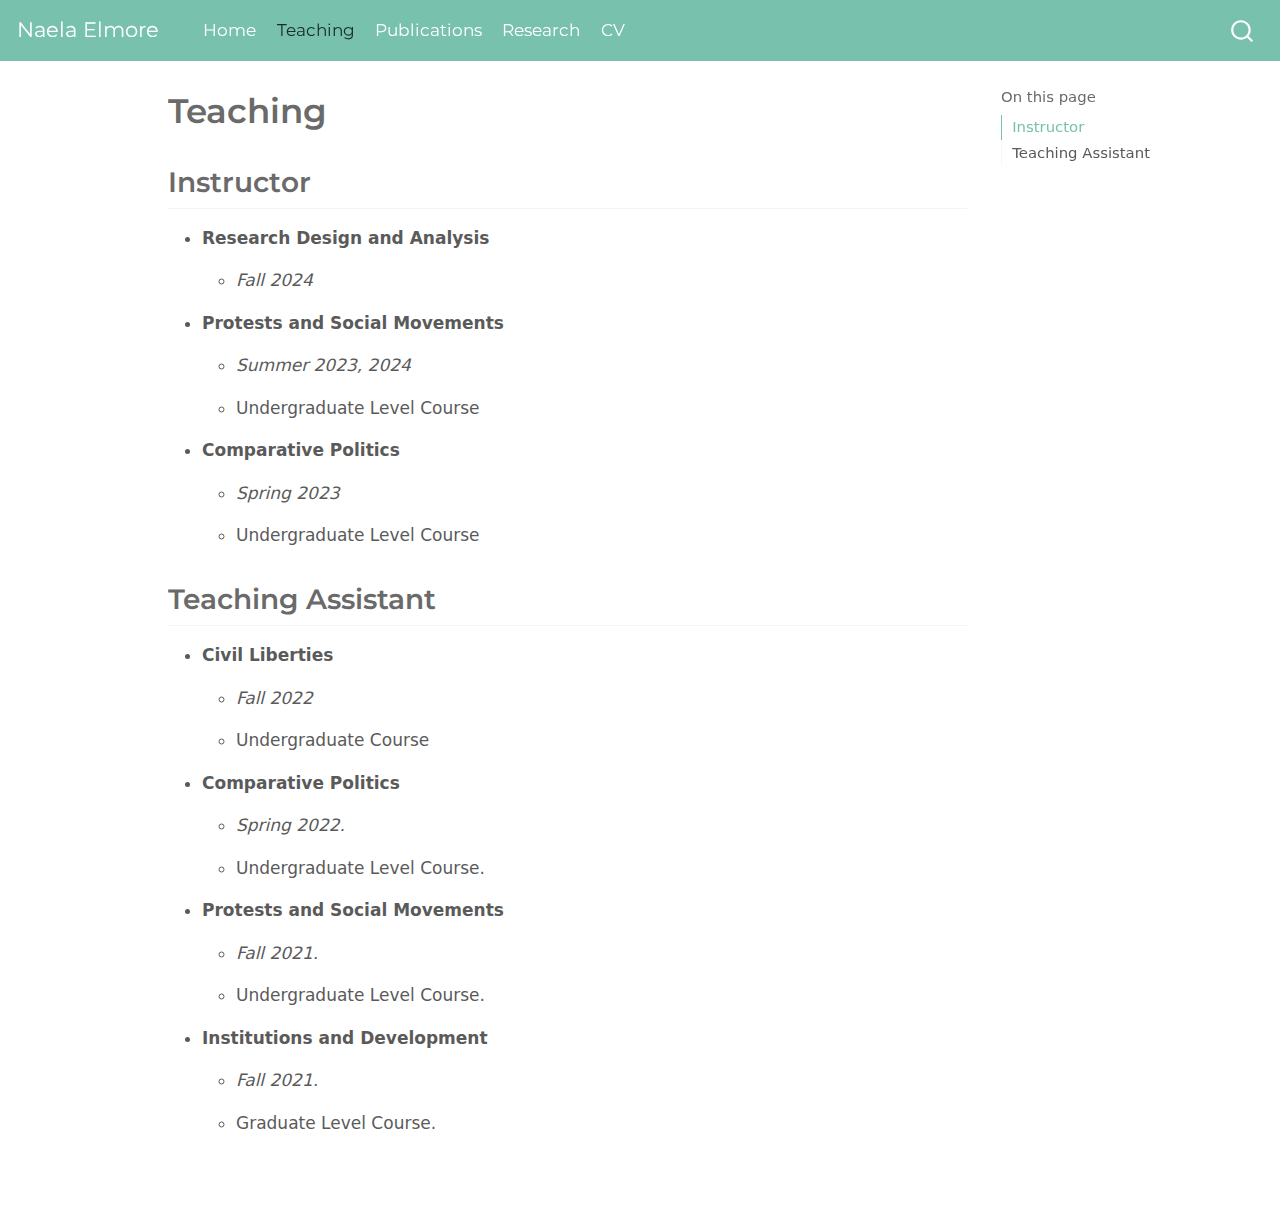
<file: teaching.html>
<!DOCTYPE html>
<html xmlns="http://www.w3.org/1999/xhtml" lang="en" xml:lang="en"><head>

<meta charset="utf-8">
<meta name="generator" content="quarto-1.3.353">

<meta name="viewport" content="width=device-width, initial-scale=1.0, user-scalable=yes">


<title>Naela Elmore - Teaching</title>
<style>
code{white-space: pre-wrap;}
span.smallcaps{font-variant: small-caps;}
div.columns{display: flex; gap: min(4vw, 1.5em);}
div.column{flex: auto; overflow-x: auto;}
div.hanging-indent{margin-left: 1.5em; text-indent: -1.5em;}
ul.task-list{list-style: none;}
ul.task-list li input[type="checkbox"] {
  width: 0.8em;
  margin: 0 0.8em 0.2em -1em; /* quarto-specific, see https://github.com/quarto-dev/quarto-cli/issues/4556 */ 
  vertical-align: middle;
}
</style>


<script src="site_libs/quarto-nav/quarto-nav.js"></script>
<script src="site_libs/quarto-nav/headroom.min.js"></script>
<script src="site_libs/clipboard/clipboard.min.js"></script>
<script src="site_libs/quarto-search/autocomplete.umd.js"></script>
<script src="site_libs/quarto-search/fuse.min.js"></script>
<script src="site_libs/quarto-search/quarto-search.js"></script>
<meta name="quarto:offset" content="./">
<script src="site_libs/quarto-html/quarto.js"></script>
<script src="site_libs/quarto-html/popper.min.js"></script>
<script src="site_libs/quarto-html/tippy.umd.min.js"></script>
<script src="site_libs/quarto-html/anchor.min.js"></script>
<link href="site_libs/quarto-html/tippy.css" rel="stylesheet">
<link href="site_libs/quarto-html/quarto-syntax-highlighting.css" rel="stylesheet" id="quarto-text-highlighting-styles">
<script src="site_libs/bootstrap/bootstrap.min.js"></script>
<link href="site_libs/bootstrap/bootstrap-icons.css" rel="stylesheet">
<link href="site_libs/bootstrap/bootstrap.min.css" rel="stylesheet" id="quarto-bootstrap" data-mode="light">
<script id="quarto-search-options" type="application/json">{
  "location": "navbar",
  "copy-button": false,
  "collapse-after": 3,
  "panel-placement": "end",
  "type": "overlay",
  "limit": 20,
  "language": {
    "search-no-results-text": "No results",
    "search-matching-documents-text": "matching documents",
    "search-copy-link-title": "Copy link to search",
    "search-hide-matches-text": "Hide additional matches",
    "search-more-match-text": "more match in this document",
    "search-more-matches-text": "more matches in this document",
    "search-clear-button-title": "Clear",
    "search-detached-cancel-button-title": "Cancel",
    "search-submit-button-title": "Submit"
  }
}</script>


<link rel="stylesheet" href="styles.css">
</head>

<body class="nav-fixed">

<div id="quarto-search-results"></div>
  <header id="quarto-header" class="headroom fixed-top">
    <nav class="navbar navbar-expand-lg navbar-dark ">
      <div class="navbar-container container-fluid">
      <div class="navbar-brand-container">
    <a class="navbar-brand" href="./index.html">
    <span class="navbar-title">Naela Elmore</span>
    </a>
  </div>
            <div id="quarto-search" class="" title="Search"></div>
          <button class="navbar-toggler" type="button" data-bs-toggle="collapse" data-bs-target="#navbarCollapse" aria-controls="navbarCollapse" aria-expanded="false" aria-label="Toggle navigation" onclick="if (window.quartoToggleHeadroom) { window.quartoToggleHeadroom(); }">
  <span class="navbar-toggler-icon"></span>
</button>
          <div class="collapse navbar-collapse" id="navbarCollapse">
            <ul class="navbar-nav navbar-nav-scroll me-auto">
  <li class="nav-item">
    <a class="nav-link" href="./index.html" rel="" target="">
 <span class="menu-text">Home</span></a>
  </li>  
  <li class="nav-item">
    <a class="nav-link active" href="./teaching.html" rel="" target="" aria-current="page">
 <span class="menu-text">Teaching</span></a>
  </li>  
  <li class="nav-item">
    <a class="nav-link" href="./publications.html" rel="" target="">
 <span class="menu-text">Publications</span></a>
  </li>  
  <li class="nav-item">
    <a class="nav-link" href="./research.html" rel="" target="">
 <span class="menu-text">Research</span></a>
  </li>  
  <li class="nav-item">
    <a class="nav-link" href="./CV.pdf" rel="" target="">
 <span class="menu-text">CV</span></a>
  </li>  
</ul>
            <div class="quarto-navbar-tools ms-auto">
</div>
          </div> <!-- /navcollapse -->
      </div> <!-- /container-fluid -->
    </nav>
</header>
<!-- content -->
<div id="quarto-content" class="quarto-container page-columns page-rows-contents page-layout-article page-navbar">
<!-- sidebar -->
<!-- margin-sidebar -->
    <div id="quarto-margin-sidebar" class="sidebar margin-sidebar">
        <nav id="TOC" role="doc-toc" class="toc-active">
    <h2 id="toc-title">On this page</h2>
   
  <ul>
  <li><a href="#instructor" id="toc-instructor" class="nav-link active" data-scroll-target="#instructor">Instructor</a></li>
  <li><a href="#teaching-assistant" id="toc-teaching-assistant" class="nav-link" data-scroll-target="#teaching-assistant">Teaching Assistant</a></li>
  </ul>
</nav>
    </div>
<!-- main -->
<main class="content" id="quarto-document-content">

<header id="title-block-header" class="quarto-title-block default">
<div class="quarto-title">
<h1 class="title">Teaching</h1>
</div>



<div class="quarto-title-meta">

    
  
    
  </div>
  

</header>

<section id="instructor" class="level2">
<h2 class="anchored" data-anchor-id="instructor">Instructor</h2>
<ul>
<li><p><strong>Research Design and Analysis</strong></p>
<ul>
<li><em>Fall 2024</em></li>
</ul></li>
<li><p><strong>Protests and Social Movements</strong></p>
<ul>
<li><p><em>Summer 2023, 2024</em></p></li>
<li><p>Undergraduate Level Course</p></li>
</ul></li>
<li><p><strong>Comparative Politics</strong></p>
<ul>
<li><p><em>Spring 2023</em></p></li>
<li><p>Undergraduate Level Course</p></li>
</ul></li>
</ul>
</section>
<section id="teaching-assistant" class="level2">
<h2 class="anchored" data-anchor-id="teaching-assistant">Teaching Assistant</h2>
<ul>
<li><p><strong>Civil Liberties</strong></p>
<ul>
<li><p><em>Fall 2022</em></p></li>
<li><p>Undergraduate Course</p></li>
</ul></li>
<li><p><strong>Comparative Politics</strong></p>
<ul>
<li><p><em>Spring 2022.</em></p></li>
<li><p>Undergraduate Level Course.</p></li>
</ul></li>
<li><p><strong>Protests and Social Movements</strong></p>
<ul>
<li><p><em>Fall 2021.</em></p></li>
<li><p>Undergraduate Level Course.</p></li>
</ul></li>
<li><p><strong>Institutions and Development</strong></p>
<ul>
<li><p><em>Fall 2021.</em></p></li>
<li><p>Graduate Level Course.</p></li>
</ul></li>
</ul>


</section>

</main> <!-- /main -->
<script id="quarto-html-after-body" type="application/javascript">
window.document.addEventListener("DOMContentLoaded", function (event) {
  const toggleBodyColorMode = (bsSheetEl) => {
    const mode = bsSheetEl.getAttribute("data-mode");
    const bodyEl = window.document.querySelector("body");
    if (mode === "dark") {
      bodyEl.classList.add("quarto-dark");
      bodyEl.classList.remove("quarto-light");
    } else {
      bodyEl.classList.add("quarto-light");
      bodyEl.classList.remove("quarto-dark");
    }
  }
  const toggleBodyColorPrimary = () => {
    const bsSheetEl = window.document.querySelector("link#quarto-bootstrap");
    if (bsSheetEl) {
      toggleBodyColorMode(bsSheetEl);
    }
  }
  toggleBodyColorPrimary();  
  const icon = "";
  const anchorJS = new window.AnchorJS();
  anchorJS.options = {
    placement: 'right',
    icon: icon
  };
  anchorJS.add('.anchored');
  const isCodeAnnotation = (el) => {
    for (const clz of el.classList) {
      if (clz.startsWith('code-annotation-')) {                     
        return true;
      }
    }
    return false;
  }
  const clipboard = new window.ClipboardJS('.code-copy-button', {
    text: function(trigger) {
      const codeEl = trigger.previousElementSibling.cloneNode(true);
      for (const childEl of codeEl.children) {
        if (isCodeAnnotation(childEl)) {
          childEl.remove();
        }
      }
      return codeEl.innerText;
    }
  });
  clipboard.on('success', function(e) {
    // button target
    const button = e.trigger;
    // don't keep focus
    button.blur();
    // flash "checked"
    button.classList.add('code-copy-button-checked');
    var currentTitle = button.getAttribute("title");
    button.setAttribute("title", "Copied!");
    let tooltip;
    if (window.bootstrap) {
      button.setAttribute("data-bs-toggle", "tooltip");
      button.setAttribute("data-bs-placement", "left");
      button.setAttribute("data-bs-title", "Copied!");
      tooltip = new bootstrap.Tooltip(button, 
        { trigger: "manual", 
          customClass: "code-copy-button-tooltip",
          offset: [0, -8]});
      tooltip.show();    
    }
    setTimeout(function() {
      if (tooltip) {
        tooltip.hide();
        button.removeAttribute("data-bs-title");
        button.removeAttribute("data-bs-toggle");
        button.removeAttribute("data-bs-placement");
      }
      button.setAttribute("title", currentTitle);
      button.classList.remove('code-copy-button-checked');
    }, 1000);
    // clear code selection
    e.clearSelection();
  });
  function tippyHover(el, contentFn) {
    const config = {
      allowHTML: true,
      content: contentFn,
      maxWidth: 500,
      delay: 100,
      arrow: false,
      appendTo: function(el) {
          return el.parentElement;
      },
      interactive: true,
      interactiveBorder: 10,
      theme: 'quarto',
      placement: 'bottom-start'
    };
    window.tippy(el, config); 
  }
  const noterefs = window.document.querySelectorAll('a[role="doc-noteref"]');
  for (var i=0; i<noterefs.length; i++) {
    const ref = noterefs[i];
    tippyHover(ref, function() {
      // use id or data attribute instead here
      let href = ref.getAttribute('data-footnote-href') || ref.getAttribute('href');
      try { href = new URL(href).hash; } catch {}
      const id = href.replace(/^#\/?/, "");
      const note = window.document.getElementById(id);
      return note.innerHTML;
    });
  }
      let selectedAnnoteEl;
      const selectorForAnnotation = ( cell, annotation) => {
        let cellAttr = 'data-code-cell="' + cell + '"';
        let lineAttr = 'data-code-annotation="' +  annotation + '"';
        const selector = 'span[' + cellAttr + '][' + lineAttr + ']';
        return selector;
      }
      const selectCodeLines = (annoteEl) => {
        const doc = window.document;
        const targetCell = annoteEl.getAttribute("data-target-cell");
        const targetAnnotation = annoteEl.getAttribute("data-target-annotation");
        const annoteSpan = window.document.querySelector(selectorForAnnotation(targetCell, targetAnnotation));
        const lines = annoteSpan.getAttribute("data-code-lines").split(",");
        const lineIds = lines.map((line) => {
          return targetCell + "-" + line;
        })
        let top = null;
        let height = null;
        let parent = null;
        if (lineIds.length > 0) {
            //compute the position of the single el (top and bottom and make a div)
            const el = window.document.getElementById(lineIds[0]);
            top = el.offsetTop;
            height = el.offsetHeight;
            parent = el.parentElement.parentElement;
          if (lineIds.length > 1) {
            const lastEl = window.document.getElementById(lineIds[lineIds.length - 1]);
            const bottom = lastEl.offsetTop + lastEl.offsetHeight;
            height = bottom - top;
          }
          if (top !== null && height !== null && parent !== null) {
            // cook up a div (if necessary) and position it 
            let div = window.document.getElementById("code-annotation-line-highlight");
            if (div === null) {
              div = window.document.createElement("div");
              div.setAttribute("id", "code-annotation-line-highlight");
              div.style.position = 'absolute';
              parent.appendChild(div);
            }
            div.style.top = top - 2 + "px";
            div.style.height = height + 4 + "px";
            let gutterDiv = window.document.getElementById("code-annotation-line-highlight-gutter");
            if (gutterDiv === null) {
              gutterDiv = window.document.createElement("div");
              gutterDiv.setAttribute("id", "code-annotation-line-highlight-gutter");
              gutterDiv.style.position = 'absolute';
              const codeCell = window.document.getElementById(targetCell);
              const gutter = codeCell.querySelector('.code-annotation-gutter');
              gutter.appendChild(gutterDiv);
            }
            gutterDiv.style.top = top - 2 + "px";
            gutterDiv.style.height = height + 4 + "px";
          }
          selectedAnnoteEl = annoteEl;
        }
      };
      const unselectCodeLines = () => {
        const elementsIds = ["code-annotation-line-highlight", "code-annotation-line-highlight-gutter"];
        elementsIds.forEach((elId) => {
          const div = window.document.getElementById(elId);
          if (div) {
            div.remove();
          }
        });
        selectedAnnoteEl = undefined;
      };
      // Attach click handler to the DT
      const annoteDls = window.document.querySelectorAll('dt[data-target-cell]');
      for (const annoteDlNode of annoteDls) {
        annoteDlNode.addEventListener('click', (event) => {
          const clickedEl = event.target;
          if (clickedEl !== selectedAnnoteEl) {
            unselectCodeLines();
            const activeEl = window.document.querySelector('dt[data-target-cell].code-annotation-active');
            if (activeEl) {
              activeEl.classList.remove('code-annotation-active');
            }
            selectCodeLines(clickedEl);
            clickedEl.classList.add('code-annotation-active');
          } else {
            // Unselect the line
            unselectCodeLines();
            clickedEl.classList.remove('code-annotation-active');
          }
        });
      }
  const findCites = (el) => {
    const parentEl = el.parentElement;
    if (parentEl) {
      const cites = parentEl.dataset.cites;
      if (cites) {
        return {
          el,
          cites: cites.split(' ')
        };
      } else {
        return findCites(el.parentElement)
      }
    } else {
      return undefined;
    }
  };
  var bibliorefs = window.document.querySelectorAll('a[role="doc-biblioref"]');
  for (var i=0; i<bibliorefs.length; i++) {
    const ref = bibliorefs[i];
    const citeInfo = findCites(ref);
    if (citeInfo) {
      tippyHover(citeInfo.el, function() {
        var popup = window.document.createElement('div');
        citeInfo.cites.forEach(function(cite) {
          var citeDiv = window.document.createElement('div');
          citeDiv.classList.add('hanging-indent');
          citeDiv.classList.add('csl-entry');
          var biblioDiv = window.document.getElementById('ref-' + cite);
          if (biblioDiv) {
            citeDiv.innerHTML = biblioDiv.innerHTML;
          }
          popup.appendChild(citeDiv);
        });
        return popup.innerHTML;
      });
    }
  }
});
</script>
</div> <!-- /content -->



</body></html>
</file>
<file: site_libs/quarto-html/tippy.css>
.tippy-box[data-animation=fade][data-state=hidden]{opacity:0}[data-tippy-root]{max-width:calc(100vw - 10px)}.tippy-box{position:relative;background-color:#333;color:#fff;border-radius:4px;font-size:14px;line-height:1.4;white-space:normal;outline:0;transition-property:transform,visibility,opacity}.tippy-box[data-placement^=top]>.tippy-arrow{bottom:0}.tippy-box[data-placement^=top]>.tippy-arrow:before{bottom:-7px;left:0;border-width:8px 8px 0;border-top-color:initial;transform-origin:center top}.tippy-box[data-placement^=bottom]>.tippy-arrow{top:0}.tippy-box[data-placement^=bottom]>.tippy-arrow:before{top:-7px;left:0;border-width:0 8px 8px;border-bottom-color:initial;transform-origin:center bottom}.tippy-box[data-placement^=left]>.tippy-arrow{right:0}.tippy-box[data-placement^=left]>.tippy-arrow:before{border-width:8px 0 8px 8px;border-left-color:initial;right:-7px;transform-origin:center left}.tippy-box[data-placement^=right]>.tippy-arrow{left:0}.tippy-box[data-placement^=right]>.tippy-arrow:before{left:-7px;border-width:8px 8px 8px 0;border-right-color:initial;transform-origin:center right}.tippy-box[data-inertia][data-state=visible]{transition-timing-function:cubic-bezier(.54,1.5,.38,1.11)}.tippy-arrow{width:16px;height:16px;color:#333}.tippy-arrow:before{content:"";position:absolute;border-color:transparent;border-style:solid}.tippy-content{position:relative;padding:5px 9px;z-index:1}
</file>
<file: site_libs/quarto-html/quarto-syntax-highlighting.css>
/* quarto syntax highlight colors */
:root {
  --quarto-hl-ot-color: #003B4F;
  --quarto-hl-at-color: #657422;
  --quarto-hl-ss-color: #20794D;
  --quarto-hl-an-color: #5E5E5E;
  --quarto-hl-fu-color: #4758AB;
  --quarto-hl-st-color: #20794D;
  --quarto-hl-cf-color: #003B4F;
  --quarto-hl-op-color: #5E5E5E;
  --quarto-hl-er-color: #AD0000;
  --quarto-hl-bn-color: #AD0000;
  --quarto-hl-al-color: #AD0000;
  --quarto-hl-va-color: #111111;
  --quarto-hl-bu-color: inherit;
  --quarto-hl-ex-color: inherit;
  --quarto-hl-pp-color: #AD0000;
  --quarto-hl-in-color: #5E5E5E;
  --quarto-hl-vs-color: #20794D;
  --quarto-hl-wa-color: #5E5E5E;
  --quarto-hl-do-color: #5E5E5E;
  --quarto-hl-im-color: #00769E;
  --quarto-hl-ch-color: #20794D;
  --quarto-hl-dt-color: #AD0000;
  --quarto-hl-fl-color: #AD0000;
  --quarto-hl-co-color: #5E5E5E;
  --quarto-hl-cv-color: #5E5E5E;
  --quarto-hl-cn-color: #8f5902;
  --quarto-hl-sc-color: #5E5E5E;
  --quarto-hl-dv-color: #AD0000;
  --quarto-hl-kw-color: #003B4F;
}

/* other quarto variables */
:root {
  --quarto-font-monospace: SFMono-Regular, Menlo, Monaco, Consolas, "Liberation Mono", "Courier New", monospace;
}

pre > code.sourceCode > span {
  color: #003B4F;
}

code span {
  color: #003B4F;
}

code.sourceCode > span {
  color: #003B4F;
}

div.sourceCode,
div.sourceCode pre.sourceCode {
  color: #003B4F;
}

code span.ot {
  color: #003B4F;
  font-style: inherit;
}

code span.at {
  color: #657422;
  font-style: inherit;
}

code span.ss {
  color: #20794D;
  font-style: inherit;
}

code span.an {
  color: #5E5E5E;
  font-style: inherit;
}

code span.fu {
  color: #4758AB;
  font-style: inherit;
}

code span.st {
  color: #20794D;
  font-style: inherit;
}

code span.cf {
  color: #003B4F;
  font-style: inherit;
}

code span.op {
  color: #5E5E5E;
  font-style: inherit;
}

code span.er {
  color: #AD0000;
  font-style: inherit;
}

code span.bn {
  color: #AD0000;
  font-style: inherit;
}

code span.al {
  color: #AD0000;
  font-style: inherit;
}

code span.va {
  color: #111111;
  font-style: inherit;
}

code span.bu {
  font-style: inherit;
}

code span.ex {
  font-style: inherit;
}

code span.pp {
  color: #AD0000;
  font-style: inherit;
}

code span.in {
  color: #5E5E5E;
  font-style: inherit;
}

code span.vs {
  color: #20794D;
  font-style: inherit;
}

code span.wa {
  color: #5E5E5E;
  font-style: italic;
}

code span.do {
  color: #5E5E5E;
  font-style: italic;
}

code span.im {
  color: #00769E;
  font-style: inherit;
}

code span.ch {
  color: #20794D;
  font-style: inherit;
}

code span.dt {
  color: #AD0000;
  font-style: inherit;
}

code span.fl {
  color: #AD0000;
  font-style: inherit;
}

code span.co {
  color: #5E5E5E;
  font-style: inherit;
}

code span.cv {
  color: #5E5E5E;
  font-style: italic;
}

code span.cn {
  color: #8f5902;
  font-style: inherit;
}

code span.sc {
  color: #5E5E5E;
  font-style: inherit;
}

code span.dv {
  color: #AD0000;
  font-style: inherit;
}

code span.kw {
  color: #003B4F;
  font-style: inherit;
}

.prevent-inlining {
  content: "</";
}

/*# sourceMappingURL=debc5d5d77c3f9108843748ff7464032.css.map */
</file>
<file: styles.css>
/* css styles */
</file>
